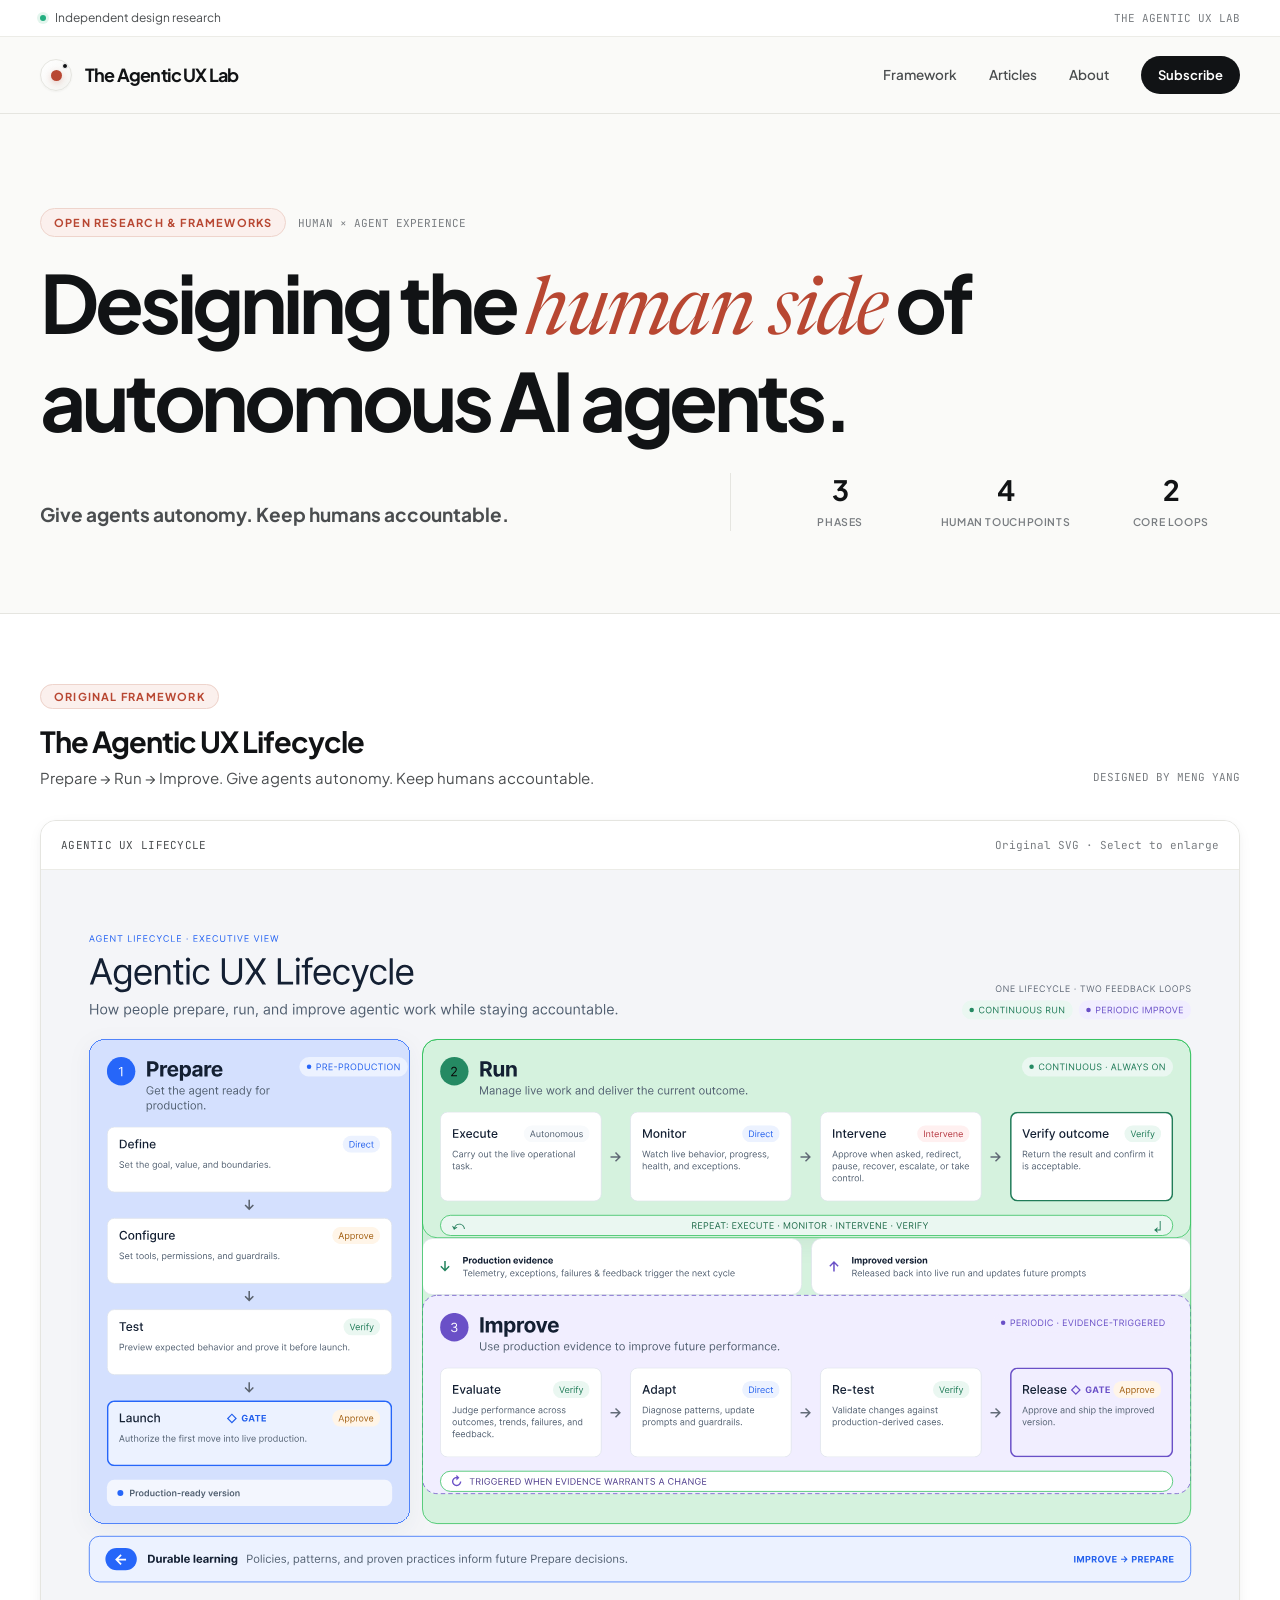
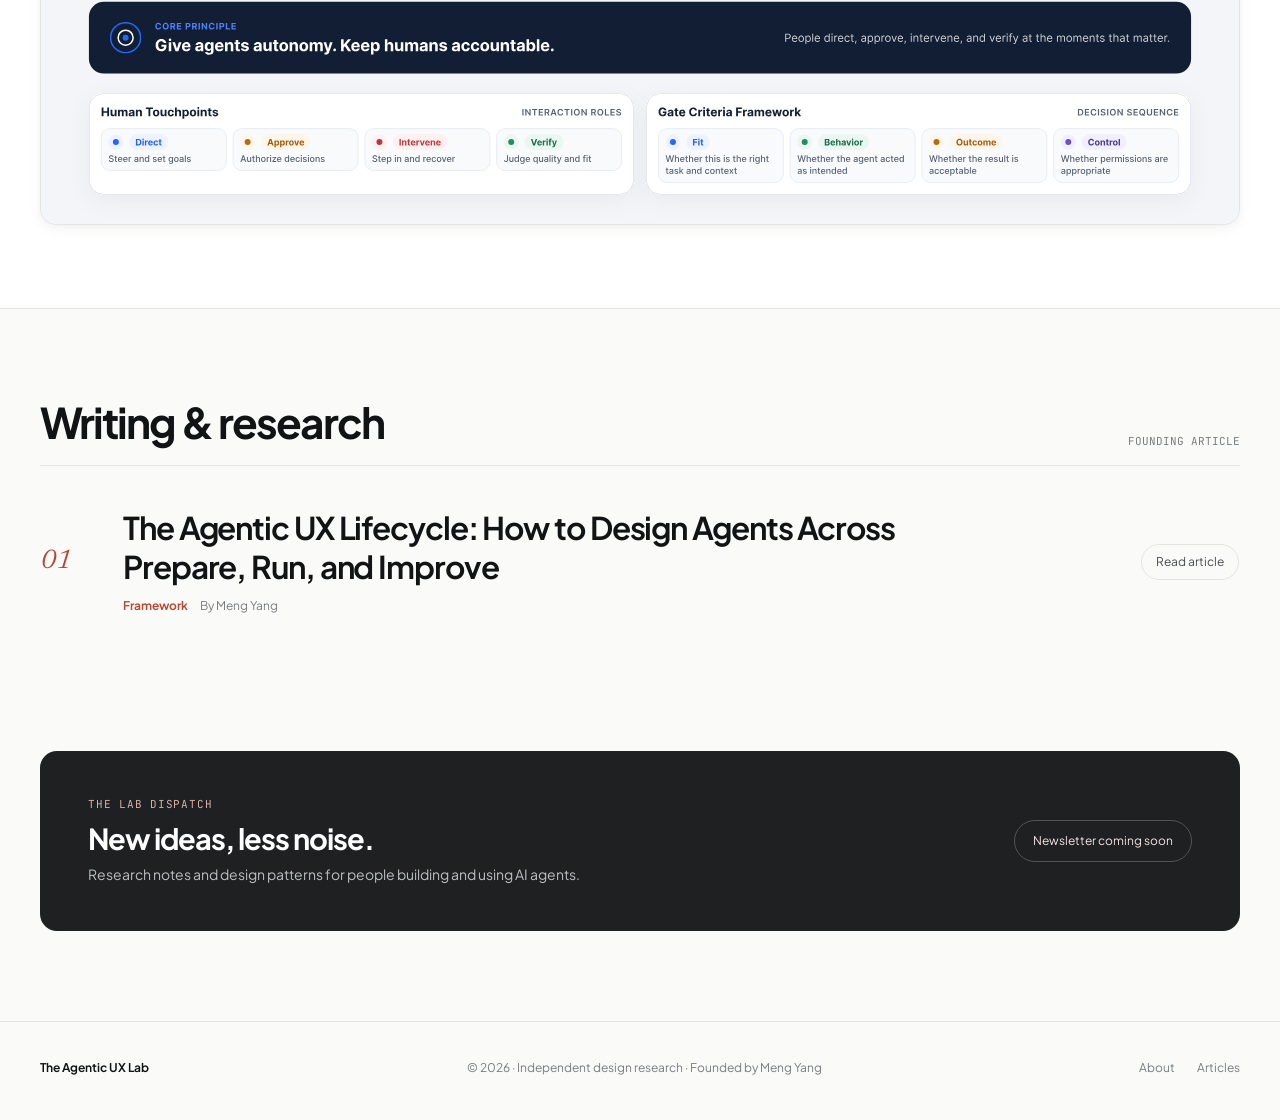
<file: index.html>
<!doctype html><html lang="en"><head><meta charset="utf-8"><meta name="viewport" content="width=device-width,initial-scale=1"><meta name="description" content="Give agents autonomy. Keep humans accountable. Independent Agentic UX research by Meng Yang."><meta name="theme-color" content="#FAFAF8"><link rel="icon" type="image/svg+xml" href="assets/images/favicon.svg"><link rel="preconnect" href="https://fonts.googleapis.com"><link rel="preconnect" href="https://fonts.gstatic.com" crossorigin><link href="https://fonts.googleapis.com/css2?family=Plus+Jakarta+Sans:wght@400;500;600;700&family=Newsreader:ital,opsz,wght@0,6..72,400;1,6..72,400&family=JetBrains+Mono:wght@400;500&display=swap" rel="stylesheet"><link rel="stylesheet" href="assets/css/design-tokens.css"><link rel="stylesheet" href="assets/css/site.css"><title>The Agentic UX Lab — Designing the Human Side of AI Agents</title></head><body id="top"><a class="skip-link" href="#main">Skip to content</a><div class="utility"><div class="wrap utility-inner"><div class="status"><span class="status-dot" aria-hidden="true"></span>Independent design research</div><span class="utility-right">THE AGENTIC UX LAB</span></div></div>
<header class="site-header"><div class="wrap nav"><a class="brand" href="index.html" aria-label="The Agentic UX Lab home"><span class="brandmark" aria-hidden="true"></span><span>The Agentic UX Lab</span></a><button type="button" class="mobile-toggle" aria-controls="navlinks" aria-expanded="false" id="menu-toggle">Menu</button><nav id="navlinks" class="navlinks" aria-label="Main navigation"><a href="framework/index.html">Framework</a><a href="articles/index.html">Articles</a><a href="about/index.html">About</a><a href="index.html#dispatch" class="nav-cta">Subscribe</a></nav></div></header><main id="main">
<section aria-labelledby="hero-title" class="wrap hero"><div class="eyebrow-row"><span class="eyebrow">Open research &amp; frameworks</span><span class="hero-kicker">HUMAN × AGENT EXPERIENCE</span></div>
<h1 id="hero-title">Designing the <em>human side</em> of autonomous AI agents.</h1>
<div class="hero-bottom"><p class="hero-subtitle"><strong>Give agents autonomy. Keep humans accountable.</strong></p>
<div aria-label="Framework at a glance" class="hero-metrics"><div class="metric"><strong>3</strong><span>Phases</span></div><div class="metric"><strong>4</strong><span>Human touchpoints</span></div><div class="metric"><strong>2</strong><span>Core loops</span></div></div></div></section>
<section aria-labelledby="framework-heading" class="framework-section" id="framework"><div class="wrap"><div class="section-header"><div><span class="eyebrow">Original framework</span><h2 id="framework-heading">The Agentic UX Lifecycle</h2><p>Prepare → Run → Improve. Give agents autonomy. Keep humans accountable.</p></div><span class="phase-note">DESIGNED BY MENG YANG</span></div>
<div class="diagram-shell"><div class="diagram-toolbar"><span class="diagram-label">AGENTIC UX LIFECYCLE</span><small>Original SVG · Select to enlarge</small></div>
<div aria-label="Original lifecycle diagram; horizontally scrollable on narrow screens" class="diagram-viewport" role="region" tabindex="0"><img alt="Original Agentic UX Lifecycle visual with Prepare, continuous Run, periodic Improve and related human touchpoints" aria-label="Enlarge original Agentic UX Lifecycle SVG" class="original-svg" decoding="async" height="1275" id="original-diagram" loading="lazy" role="button" src="assets/images/agentic-ux-lifecycle.svg" tabindex="0" title="Select to enlarge original framework" width="1600"/></div></div>
<p class="mobile-swipe">Swipe horizontally to explore the full diagram.</p></div></section>
<section aria-labelledby="writing-heading" class="wrap writing" id="writing"><div class="writing-head"><h2 id="writing-heading">Writing &amp; research</h2><span class="section-index">FOUNDING ARTICLE</span></div>
<a class="article-item" href="articles/agentic-ux-lifecycle/index.html"><span class="article-num">01</span><div><h3>The Agentic UX Lifecycle: How to Design Agents Across Prepare, Run, and Improve</h3><div class="article-meta"><span class="article-type">Framework</span><span>By Meng Yang</span></div></div><span class="article-trailing">Read article</span></a></section>
<section aria-labelledby="dispatch-heading" class="wrap"><div class="dispatch" id="dispatch"><div><div class="tiny">The Lab Dispatch</div><h2 id="dispatch-heading">New ideas, less noise.</h2><p>Research notes and design patterns for people building and using AI agents.</p></div><span class="dispatch-state">Newsletter coming soon</span></div></section>

</main><dialog aria-label="Full-size original Agentic UX Lifecycle" id="diagram-dialog"><div class="modal-head"><strong>The Agentic UX Lifecycle · Original SVG</strong><button class="modal-close" id="close-diagram" type="button">Close</button></div><div class="modal-scroll"><img alt="Original Agentic UX Lifecycle SVG shown in an enlarged viewer" id="large-diagram" src="assets/images/agentic-ux-lifecycle.svg"/></div></dialog><footer class="footer"><div class="wrap footer-inner"><div class="footer-brand">The Agentic UX Lab</div><span>© 2026 · Independent design research · Founded by Meng Yang</span><div class="footer-links"><a href="about/index.html">About</a><a href="articles/index.html">Articles</a></div></div></footer><script src="assets/js/site.js" defer></script></body></html>
</file>
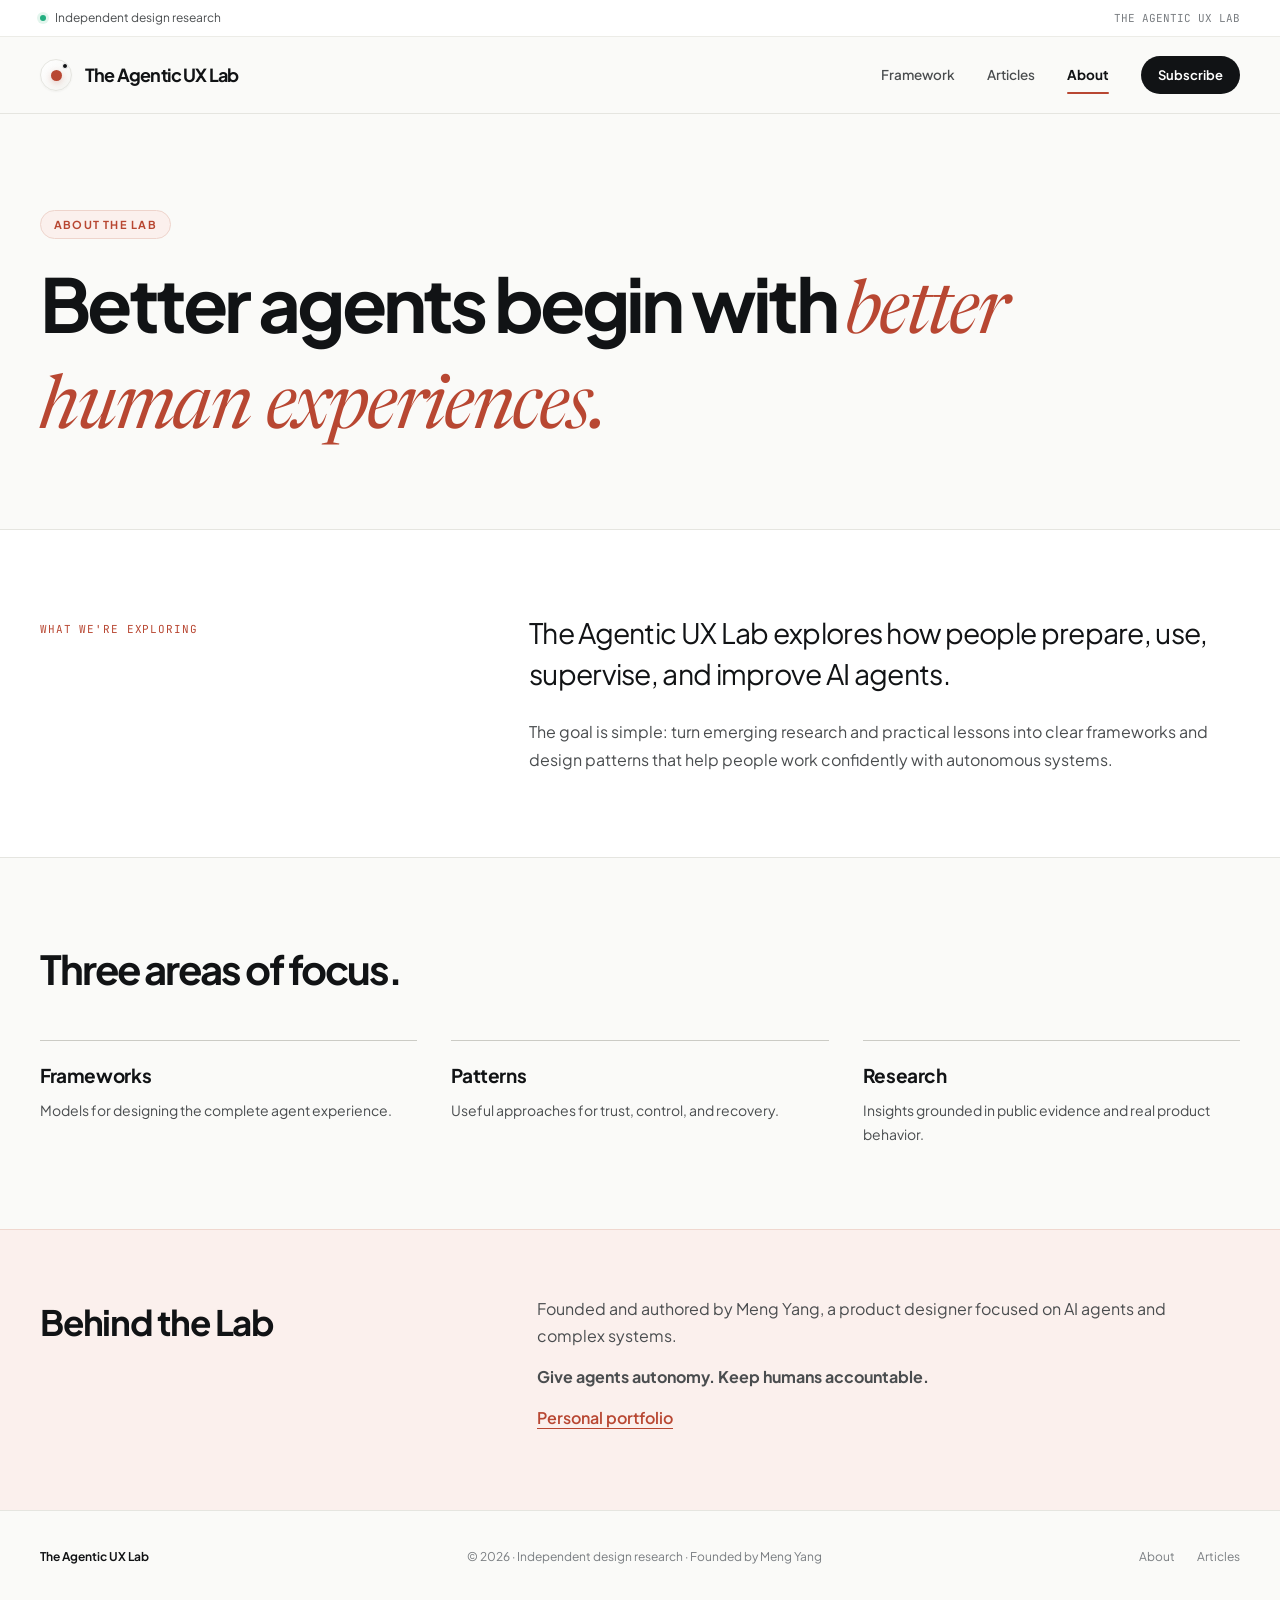
<file: about/index.html>
<!doctype html><html lang="en"><head><meta charset="utf-8"><meta name="viewport" content="width=device-width,initial-scale=1"><meta name="description" content="About The Agentic UX Lab, an independent design research publication founded by Meng Yang."><meta name="theme-color" content="#FAFAF8"><link rel="icon" type="image/svg+xml" href="../assets/images/favicon.svg"><link rel="preconnect" href="https://fonts.googleapis.com"><link rel="preconnect" href="https://fonts.gstatic.com" crossorigin><link href="https://fonts.googleapis.com/css2?family=Plus+Jakarta+Sans:wght@400;500;600;700&family=Newsreader:ital,opsz,wght@0,6..72,400;1,6..72,400&family=JetBrains+Mono:wght@400;500&display=swap" rel="stylesheet"><link rel="stylesheet" href="../assets/css/design-tokens.css"><link rel="stylesheet" href="../assets/css/site.css"><title>About — The Agentic UX Lab</title></head><body id="top"><a class="skip-link" href="#main">Skip to content</a><div class="utility"><div class="wrap utility-inner"><div class="status"><span class="status-dot" aria-hidden="true"></span>Independent design research</div><span class="utility-right">THE AGENTIC UX LAB</span></div></div>
<header class="site-header"><div class="wrap nav"><a class="brand" href="../index.html" aria-label="The Agentic UX Lab home"><span class="brandmark" aria-hidden="true"></span><span>The Agentic UX Lab</span></a><button type="button" class="mobile-toggle" aria-controls="navlinks" aria-expanded="false" id="menu-toggle">Menu</button><nav id="navlinks" class="navlinks" aria-label="Main navigation"><a href="../framework/index.html">Framework</a><a href="../articles/index.html">Articles</a><a href="../about/index.html" aria-current="page">About</a><a href="../index.html#dispatch" class="nav-cta">Subscribe</a></nav></div></header><main id="main">
<section class="wrap about-hero"><div class="eyebrow-row"><span class="eyebrow">About the Lab</span></div><h1>Better agents begin with <em>better human experiences.</em></h1></section>
<section class="about-statement"><div class="wrap about-layout"><div class="about-label">What we're exploring</div><div><p class="about-intro">The Agentic UX Lab explores how people prepare, use, supervise, and improve AI agents.</p><p class="about-body">The goal is simple: turn emerging research and practical lessons into clear frameworks and design patterns that help people work confidently with autonomous systems.</p></div></div></section>
<section class="wrap about-values"><h2>Three areas of focus.</h2><div class="value-grid"><div class="value"><h3>Frameworks</h3><p>Models for designing the complete agent experience.</p></div><div class="value"><h3>Patterns</h3><p>Useful approaches for trust, control, and recovery.</p></div><div class="value"><h3>Research</h3><p>Insights grounded in public evidence and real product behavior.</p></div></div></section>
<section class="author-strip"><div class="wrap author-layout"><h2>Behind the Lab</h2><div><p>Founded and authored by Meng Yang, a product designer focused on AI agents and complex systems.</p><p><strong>Give agents autonomy. Keep humans accountable.</strong></p><p><a href="https://mengyang2015.github.io/ux/" rel="noopener noreferrer" target="_blank">Personal portfolio</a></p></div></div></section>
</main><footer class="footer"><div class="wrap footer-inner"><div class="footer-brand">The Agentic UX Lab</div><span>© 2026 · Independent design research · Founded by Meng Yang</span><div class="footer-links"><a href="../about/index.html">About</a><a href="../articles/index.html">Articles</a></div></div></footer><script src="../assets/js/site.js" defer></script></body></html>
</file>
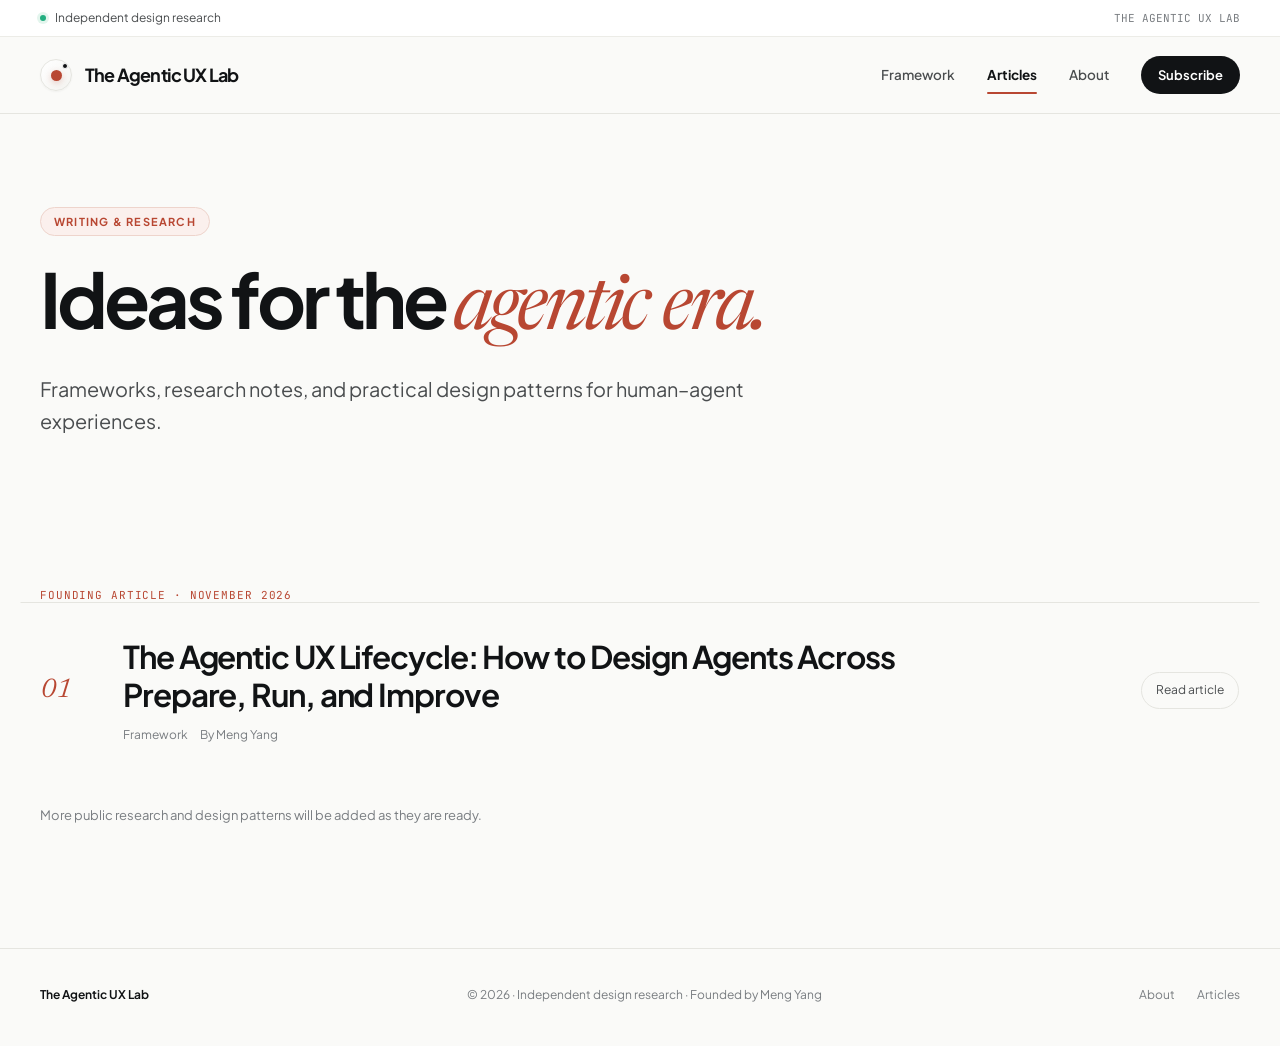
<file: articles/index.html>
<!doctype html><html lang="en"><head><meta charset="utf-8"><meta name="viewport" content="width=device-width,initial-scale=1"><meta name="description" content="Articles and research from The Agentic UX Lab."><meta name="theme-color" content="#FAFAF8"><link rel="icon" type="image/svg+xml" href="../assets/images/favicon.svg"><link rel="preconnect" href="https://fonts.googleapis.com"><link rel="preconnect" href="https://fonts.gstatic.com" crossorigin><link href="https://fonts.googleapis.com/css2?family=Plus+Jakarta+Sans:wght@400;500;600;700&family=Newsreader:ital,opsz,wght@0,6..72,400;1,6..72,400&family=JetBrains+Mono:wght@400;500&display=swap" rel="stylesheet"><link rel="stylesheet" href="../assets/css/design-tokens.css"><link rel="stylesheet" href="../assets/css/site.css"><title>Articles — The Agentic UX Lab</title></head><body id="top"><a class="skip-link" href="#main">Skip to content</a><div class="utility"><div class="wrap utility-inner"><div class="status"><span class="status-dot" aria-hidden="true"></span>Independent design research</div><span class="utility-right">THE AGENTIC UX LAB</span></div></div>
<header class="site-header"><div class="wrap nav"><a class="brand" href="../index.html" aria-label="The Agentic UX Lab home"><span class="brandmark" aria-hidden="true"></span><span>The Agentic UX Lab</span></a><button type="button" class="mobile-toggle" aria-controls="navlinks" aria-expanded="false" id="menu-toggle">Menu</button><nav id="navlinks" class="navlinks" aria-label="Main navigation"><a href="../framework/index.html">Framework</a><a href="../articles/index.html" aria-current="page">Articles</a><a href="../about/index.html">About</a><a href="../index.html#dispatch" class="nav-cta">Subscribe</a></nav></div></header><main id="main"><section class="wrap page-hero"><span class="eyebrow">Writing & research</span><h1>Ideas for the <em>agentic era.</em></h1><p class="lede">Frameworks, research notes, and practical design patterns for human–agent experiences.</p></section>
<section class="wrap writing-landing"><div class="overline">Founding article · November 2026</div><a class="article-item" href="agentic-ux-lifecycle/index.html"><span class="article-num">01</span><div><h3>The Agentic UX Lifecycle: How to Design Agents Across Prepare, Run, and Improve</h3><div class="article-meta"><span>Framework</span><span>By Meng Yang</span></div></div><span class="article-trailing">Read article</span></a><p class="text-muted" style="margin-top:25px;font-size:13px">More public research and design patterns will be added as they are ready.</p></section></main><footer class="footer"><div class="wrap footer-inner"><div class="footer-brand">The Agentic UX Lab</div><span>© 2026 · Independent design research · Founded by Meng Yang</span><div class="footer-links"><a href="../about/index.html">About</a><a href="../articles/index.html">Articles</a></div></div></footer><script src="../assets/js/site.js" defer></script></body></html>
</file>
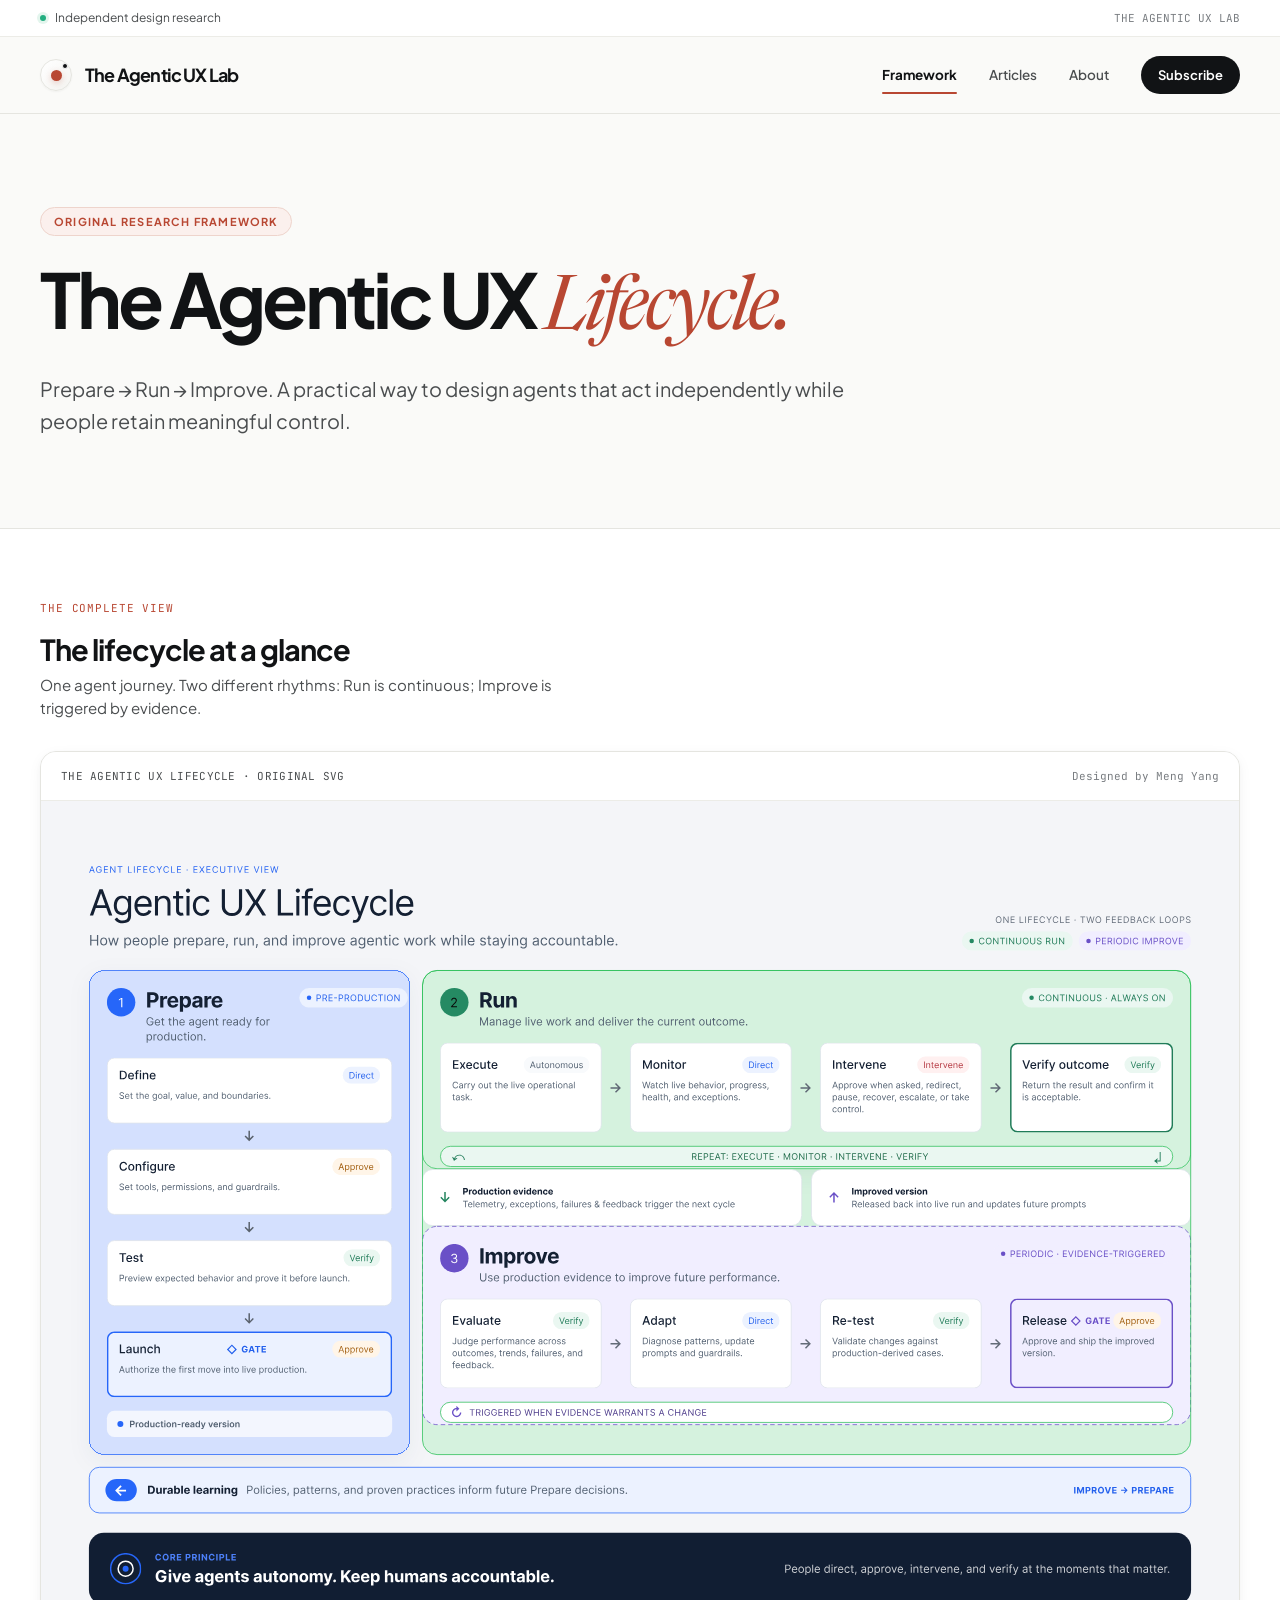
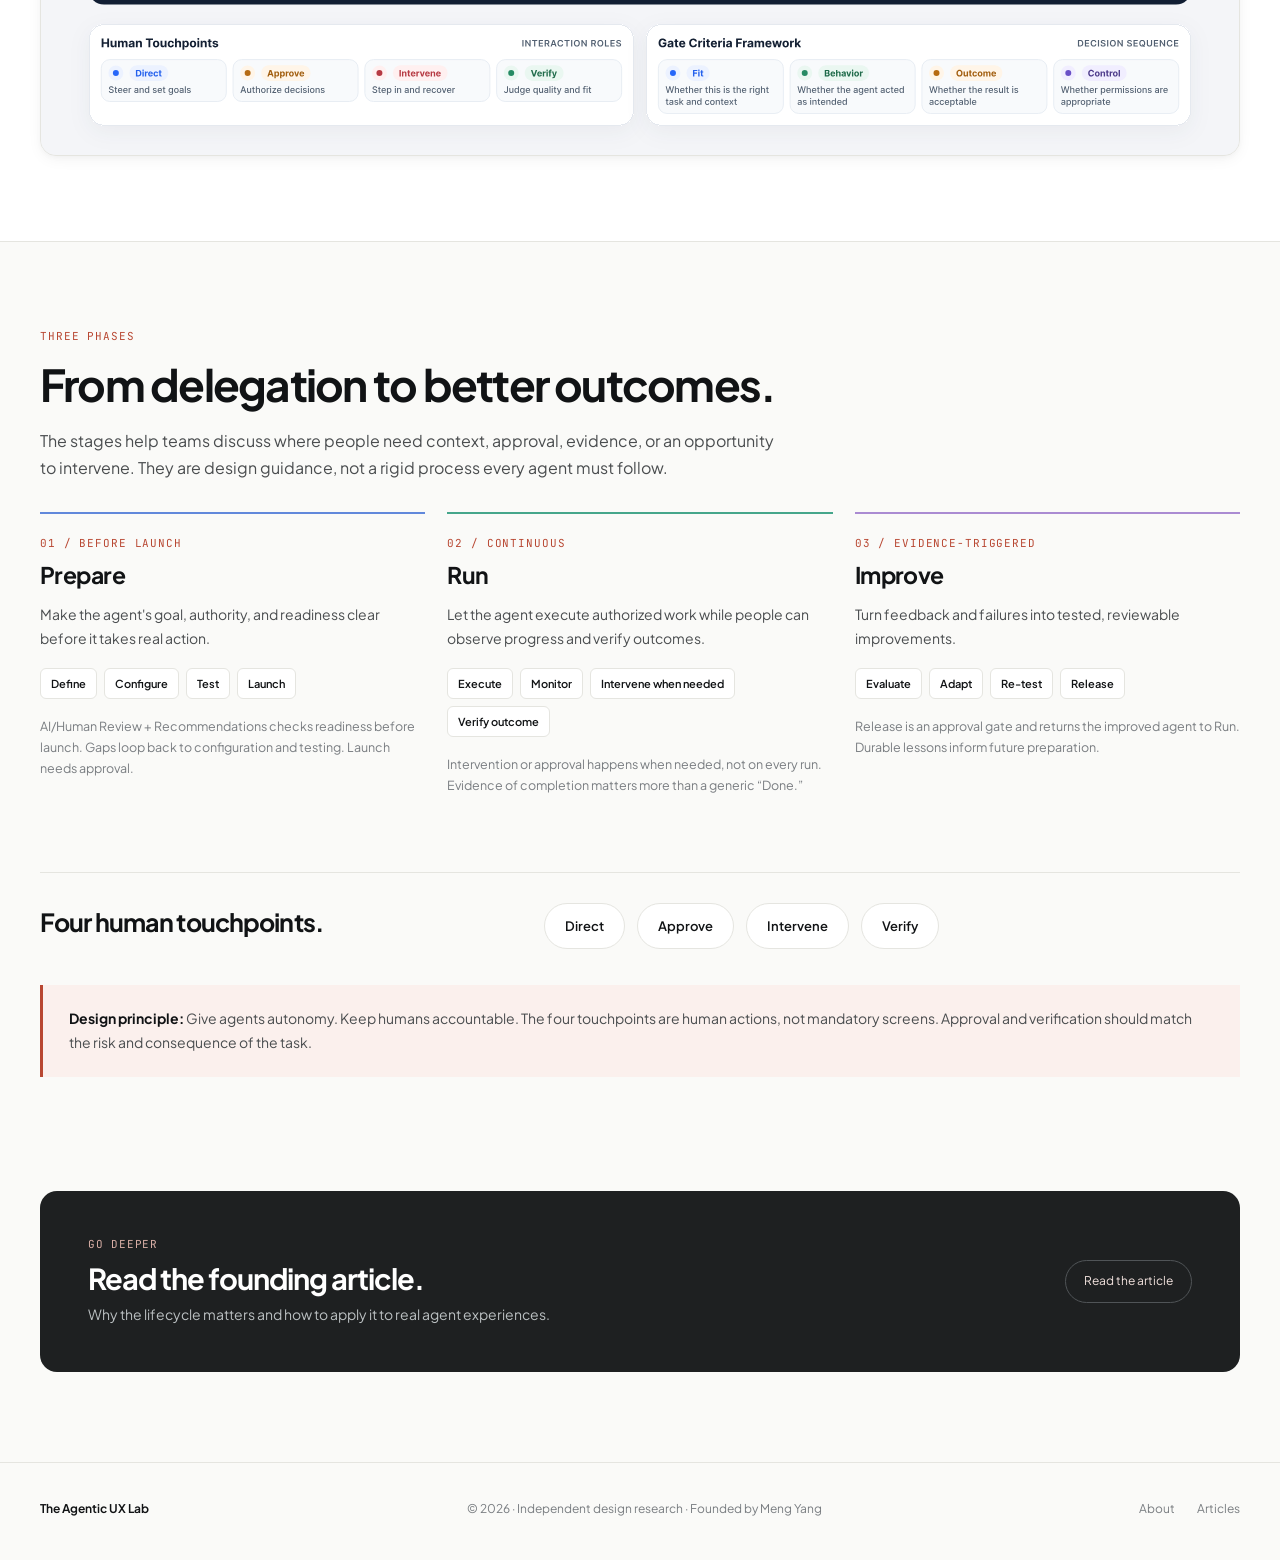
<file: framework/index.html>
<!doctype html><html lang="en"><head><meta charset="utf-8"><meta name="viewport" content="width=device-width,initial-scale=1"><meta name="description" content="Explore the original Prepare, Run, Improve Agentic UX Lifecycle by Meng Yang."><meta name="theme-color" content="#FAFAF8"><link rel="icon" type="image/svg+xml" href="../assets/images/favicon.svg"><link rel="preconnect" href="https://fonts.googleapis.com"><link rel="preconnect" href="https://fonts.gstatic.com" crossorigin><link href="https://fonts.googleapis.com/css2?family=Plus+Jakarta+Sans:wght@400;500;600;700&family=Newsreader:ital,opsz,wght@0,6..72,400;1,6..72,400&family=JetBrains+Mono:wght@400;500&display=swap" rel="stylesheet"><link rel="stylesheet" href="../assets/css/design-tokens.css"><link rel="stylesheet" href="../assets/css/site.css"><title>The Agentic UX Lifecycle — The Agentic UX Lab</title></head><body id="top"><a class="skip-link" href="#main">Skip to content</a><div class="utility"><div class="wrap utility-inner"><div class="status"><span class="status-dot" aria-hidden="true"></span>Independent design research</div><span class="utility-right">THE AGENTIC UX LAB</span></div></div>
<header class="site-header"><div class="wrap nav"><a class="brand" href="../index.html" aria-label="The Agentic UX Lab home"><span class="brandmark" aria-hidden="true"></span><span>The Agentic UX Lab</span></a><button type="button" class="mobile-toggle" aria-controls="navlinks" aria-expanded="false" id="menu-toggle">Menu</button><nav id="navlinks" class="navlinks" aria-label="Main navigation"><a href="../framework/index.html" aria-current="page">Framework</a><a href="../articles/index.html">Articles</a><a href="../about/index.html">About</a><a href="../index.html#dispatch" class="nav-cta">Subscribe</a></nav></div></header><main id="main">
<section class="wrap page-hero"><span class="eyebrow">Original research framework</span><h1>The Agentic UX <em>Lifecycle.</em></h1><p class="lede">Prepare → Run → Improve. A practical way to design agents that act independently while people retain meaningful control.</p></section>
<section class="content-panel" id="visual"><div class="wrap"><div class="section-header"><div><div class="overline">The complete view</div><h2>The lifecycle at a glance</h2><p>One agent journey. Two different rhythms: Run is continuous; Improve is triggered by evidence.</p></div></div><div class="diagram-shell"><div class="diagram-toolbar"><span class="diagram-label">THE AGENTIC UX LIFECYCLE · ORIGINAL SVG</span><small>Designed by Meng Yang</small></div><div class="diagram-viewport"><img class="original-svg" id="original-diagram" src="../assets/images/agentic-ux-lifecycle.svg" alt="Agentic UX Lifecycle, with Prepare, continuous Run, periodic Improve, and human touchpoints" tabindex="0" role="button" aria-label="Enlarge the original lifecycle diagram"></div></div><div class="mobile-swipe">Swipe horizontally to explore the diagram</div></div></section>
<section class="wrap framework-guide" id="stages"><span class="overline">Three phases</span><h2 class="section-heading">From delegation to better outcomes.</h2><p class="content-intro">The stages help teams discuss where people need context, approval, evidence, or an opportunity to intervene. They are design guidance, not a rigid process every agent must follow.</p>
<div class="phase-grid">
<div class="phase-guide"><div class="overline">01 / Before launch</div><h3>Prepare</h3><p>Make the agent's goal, authority, and readiness clear before it takes real action.</p><ul class="stage-sequence"><li>Define</li><li>Configure</li><li>Test</li><li>Launch</li></ul><p class="phase-detail">AI/Human Review + Recommendations checks readiness before launch. Gaps loop back to configuration and testing. Launch needs approval.</p></div>
<div class="phase-guide"><div class="overline">02 / Continuous</div><h3>Run</h3><p>Let the agent execute authorized work while people can observe progress and verify outcomes.</p><ul class="stage-sequence"><li>Execute</li><li>Monitor</li><li>Intervene when needed</li><li>Verify outcome</li></ul><p class="phase-detail">Intervention or approval happens when needed, not on every run. Evidence of completion matters more than a generic “Done.”</p></div>
<div class="phase-guide"><div class="overline">03 / Evidence-triggered</div><h3>Improve</h3><p>Turn feedback and failures into tested, reviewable improvements.</p><ul class="stage-sequence"><li>Evaluate</li><li>Adapt</li><li>Re-test</li><li>Release</li></ul><p class="phase-detail">Release is an approval gate and returns the improved agent to Run. Durable lessons inform future preparation.</p></div>
</div>
<div class="touchpoint-bar"><h3>Four human touchpoints.</h3><ul class="touchpoint-list"><li>Direct</li><li>Approve</li><li>Intervene</li><li>Verify</li></ul></div>
<div class="approval-note"><strong>Design principle:</strong> Give agents autonomy. Keep humans accountable. The four touchpoints are human actions, not mandatory screens. Approval and verification should match the risk and consequence of the task.</div>
</section>
<section class="wrap"><div class="dispatch"><div><div class="tiny">Go deeper</div><h2>Read the founding article.</h2><p>Why the lifecycle matters and how to apply it to real agent experiences.</p></div><a class="dispatch-state" href="../articles/agentic-ux-lifecycle/index.html">Read the article</a></div></section>
</main>
<dialog id="diagram-dialog" aria-label="Full size Agentic UX Lifecycle"><div class="modal-head"><strong>The Agentic UX Lifecycle · Original SVG</strong><button type="button" class="modal-close" id="close-diagram">Close</button></div><div class="modal-scroll"><img id="large-diagram" src="../assets/images/agentic-ux-lifecycle.svg" alt="Agentic UX Lifecycle enlarged"></div></dialog><footer class="footer"><div class="wrap footer-inner"><div class="footer-brand">The Agentic UX Lab</div><span>© 2026 · Independent design research · Founded by Meng Yang</span><div class="footer-links"><a href="../about/index.html">About</a><a href="../articles/index.html">Articles</a></div></div></footer><script src="../assets/js/site.js" defer></script></body></html>
</file>
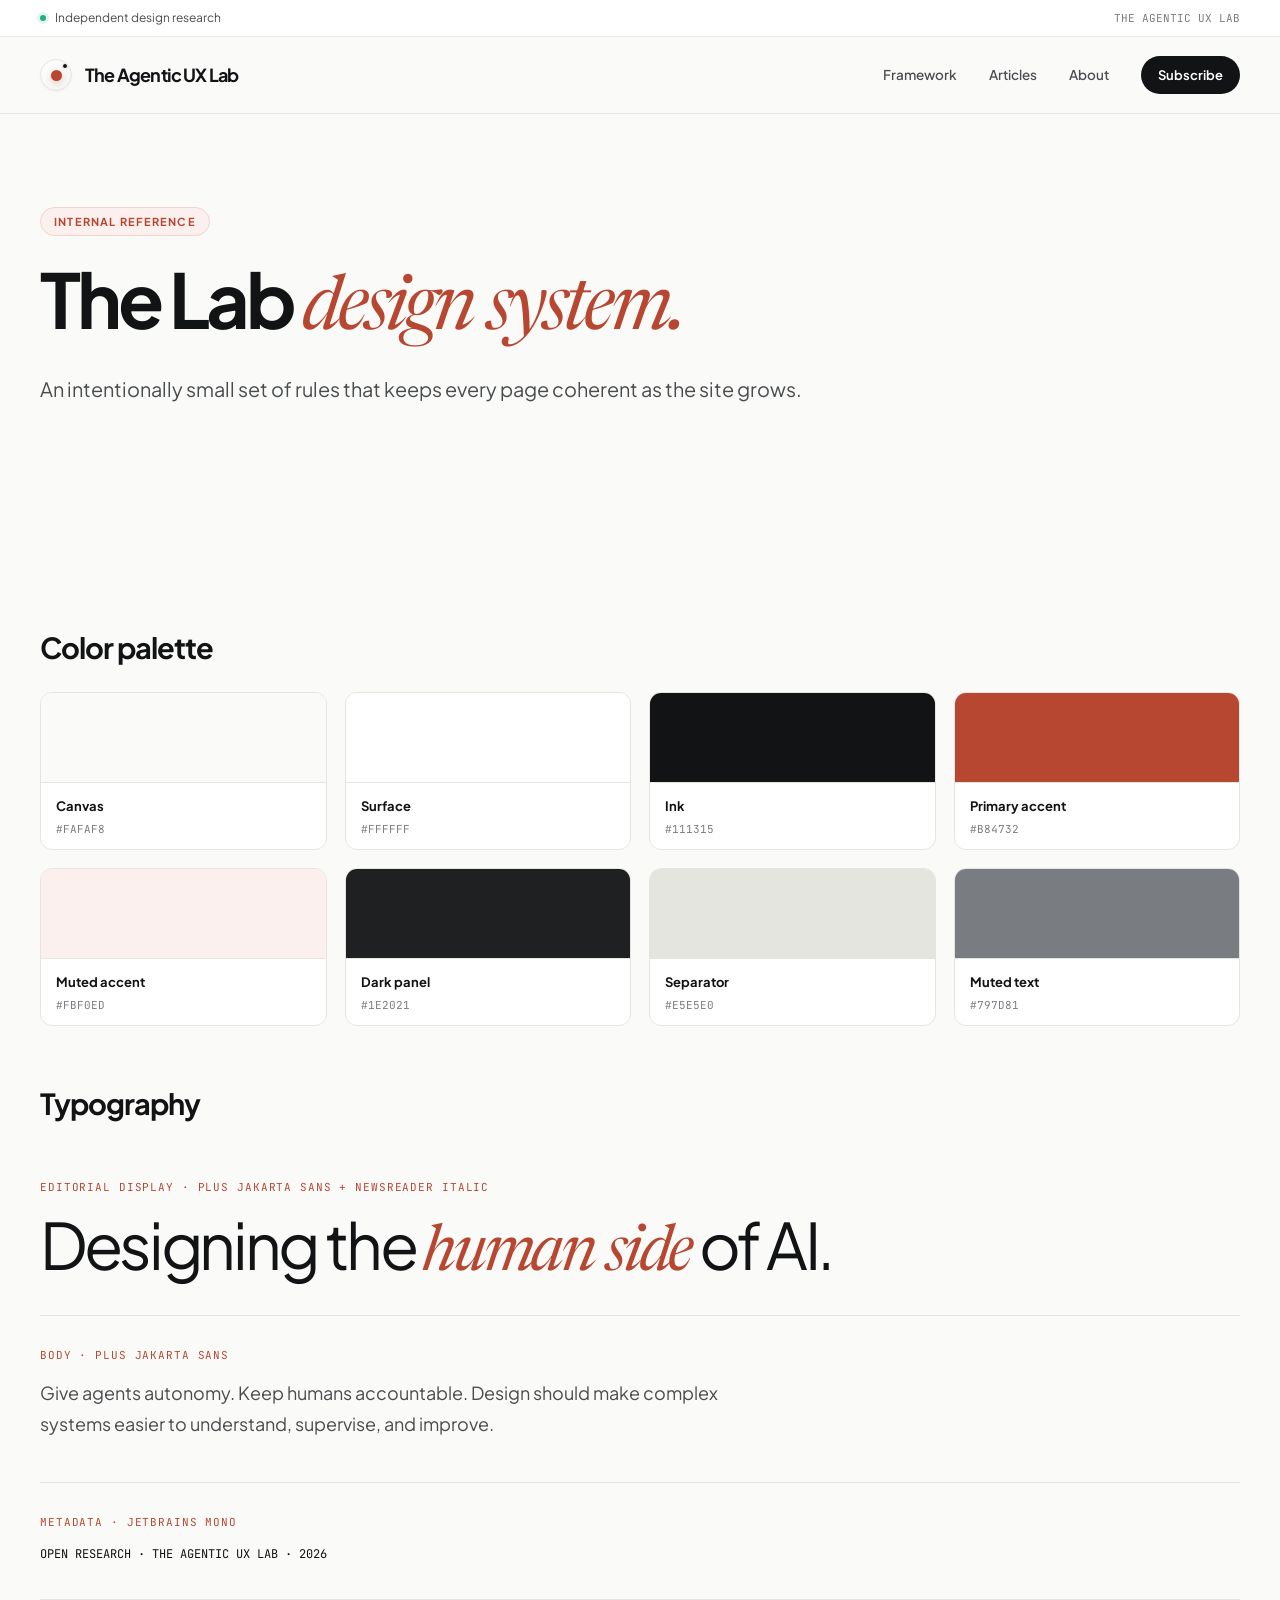
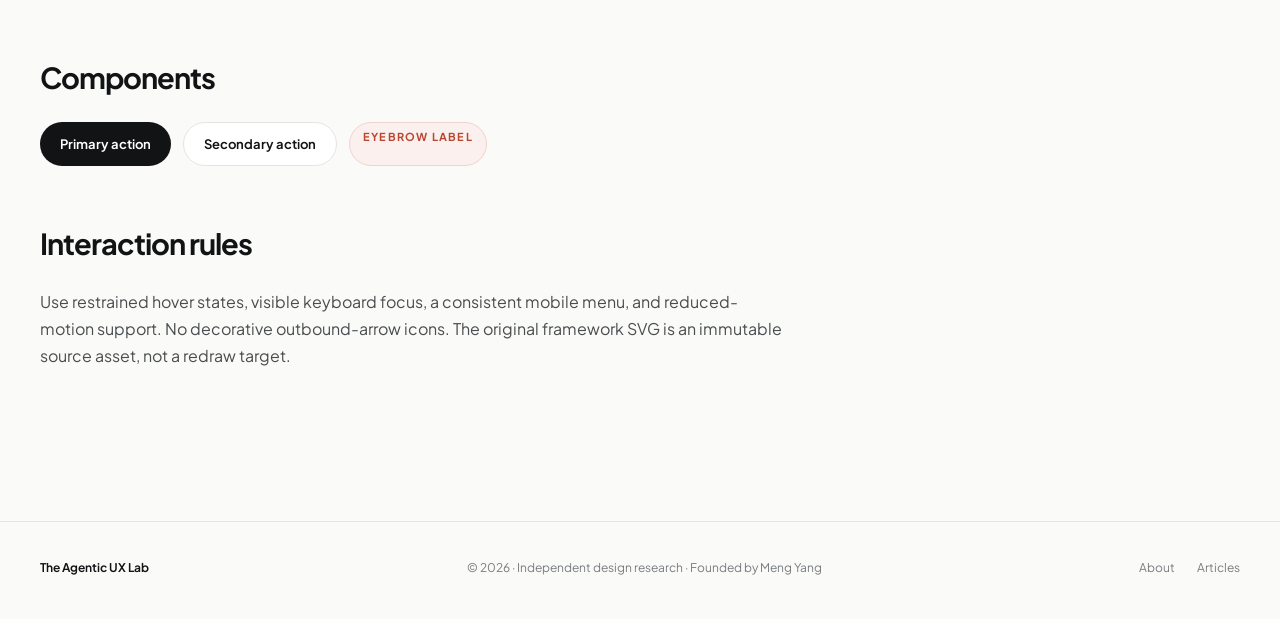
<file: styleguide/index.html>
<!doctype html><html lang="en"><head><meta charset="utf-8"><meta name="viewport" content="width=device-width,initial-scale=1"><meta name="description" content="Internal design system reference for The Agentic UX Lab."><meta name="theme-color" content="#FAFAF8"><link rel="icon" type="image/svg+xml" href="../assets/images/favicon.svg"><link rel="preconnect" href="https://fonts.googleapis.com"><link rel="preconnect" href="https://fonts.gstatic.com" crossorigin><link href="https://fonts.googleapis.com/css2?family=Plus+Jakarta+Sans:wght@400;500;600;700&family=Newsreader:ital,opsz,wght@0,6..72,400;1,6..72,400&family=JetBrains+Mono:wght@400;500&display=swap" rel="stylesheet"><link rel="stylesheet" href="../assets/css/design-tokens.css"><link rel="stylesheet" href="../assets/css/site.css"><title>Design system — The Agentic UX Lab</title></head><body id="top"><a class="skip-link" href="#main">Skip to content</a><div class="utility"><div class="wrap utility-inner"><div class="status"><span class="status-dot" aria-hidden="true"></span>Independent design research</div><span class="utility-right">THE AGENTIC UX LAB</span></div></div>
<header class="site-header"><div class="wrap nav"><a class="brand" href="../index.html" aria-label="The Agentic UX Lab home"><span class="brandmark" aria-hidden="true"></span><span>The Agentic UX Lab</span></a><button type="button" class="mobile-toggle" aria-controls="navlinks" aria-expanded="false" id="menu-toggle">Menu</button><nav id="navlinks" class="navlinks" aria-label="Main navigation"><a href="../framework/index.html">Framework</a><a href="../articles/index.html">Articles</a><a href="../about/index.html">About</a><a href="../index.html#dispatch" class="nav-cta">Subscribe</a></nav></div></header><main id="main"><section class="wrap page-hero"><span class="eyebrow">Internal reference</span><h1>The Lab <em>design system.</em></h1><p class="lede">An intentionally small set of rules that keeps every page coherent as the site grows.</p></section><section class="wrap styleguide"><h2>Color palette</h2><div class="token-grid"><div class="token-card"><div class="token-swatch" style="background:#FAFAF8"></div><div class="token-label">Canvas<span class="token-code">#FAFAF8</span></div></div><div class="token-card"><div class="token-swatch" style="background:#FFFFFF"></div><div class="token-label">Surface<span class="token-code">#FFFFFF</span></div></div><div class="token-card"><div class="token-swatch" style="background:#111315"></div><div class="token-label">Ink<span class="token-code">#111315</span></div></div><div class="token-card"><div class="token-swatch" style="background:#B84732"></div><div class="token-label">Primary accent<span class="token-code">#B84732</span></div></div><div class="token-card"><div class="token-swatch" style="background:#FBF0ED"></div><div class="token-label">Muted accent<span class="token-code">#FBF0ED</span></div></div><div class="token-card"><div class="token-swatch" style="background:#1E2021"></div><div class="token-label">Dark panel<span class="token-code">#1E2021</span></div></div><div class="token-card"><div class="token-swatch" style="background:#E5E5E0"></div><div class="token-label">Separator<span class="token-code">#E5E5E0</span></div></div><div class="token-card"><div class="token-swatch" style="background:#797D81"></div><div class="token-label">Muted text<span class="token-code">#797D81</span></div></div></div><h2>Typography</h2><div class="type-sample"><span class="overline">Editorial display · Plus Jakarta Sans + Newsreader italic</span><div style="font-size:clamp(34px,5vw,72px);letter-spacing:-.052em;line-height:1.08;margin-top:12px">Designing the <em style="font-family:var(--serif);color:var(--accent);font-weight:400">human side</em> of AI.</div></div><div class="type-sample"><span class="overline">Body · Plus Jakarta Sans</span><p style="max-width:710px;font-size:18px;color:var(--ink-secondary);line-height:1.7;margin-top:12px">Give agents autonomy. Keep humans accountable. Design should make complex systems easier to understand, supervise, and improve.</p></div><div class="type-sample"><span class="overline">Metadata · JetBrains Mono</span><p style="font:12px var(--mono);margin-top:13px">OPEN RESEARCH · THE AGENTIC UX LAB · 2026</p></div><h2>Components</h2><div style="display:flex;gap:12px;flex-wrap:wrap"><a class="btn-main" href="../framework/index.html">Primary action</a><a class="btn-outline" href="../about/index.html">Secondary action</a><span class="eyebrow">Eyebrow label</span></div><h2>Interaction rules</h2><div class="content-intro">Use restrained hover states, visible keyboard focus, a consistent mobile menu, and reduced-motion support. No decorative outbound-arrow icons. The original framework SVG is an immutable source asset, not a redraw target.</div></section></main><footer class="footer"><div class="wrap footer-inner"><div class="footer-brand">The Agentic UX Lab</div><span>© 2026 · Independent design research · Founded by Meng Yang</span><div class="footer-links"><a href="../about/index.html">About</a><a href="../articles/index.html">Articles</a></div></div></footer><script src="../assets/js/site.js" defer></script></body></html>
</file>
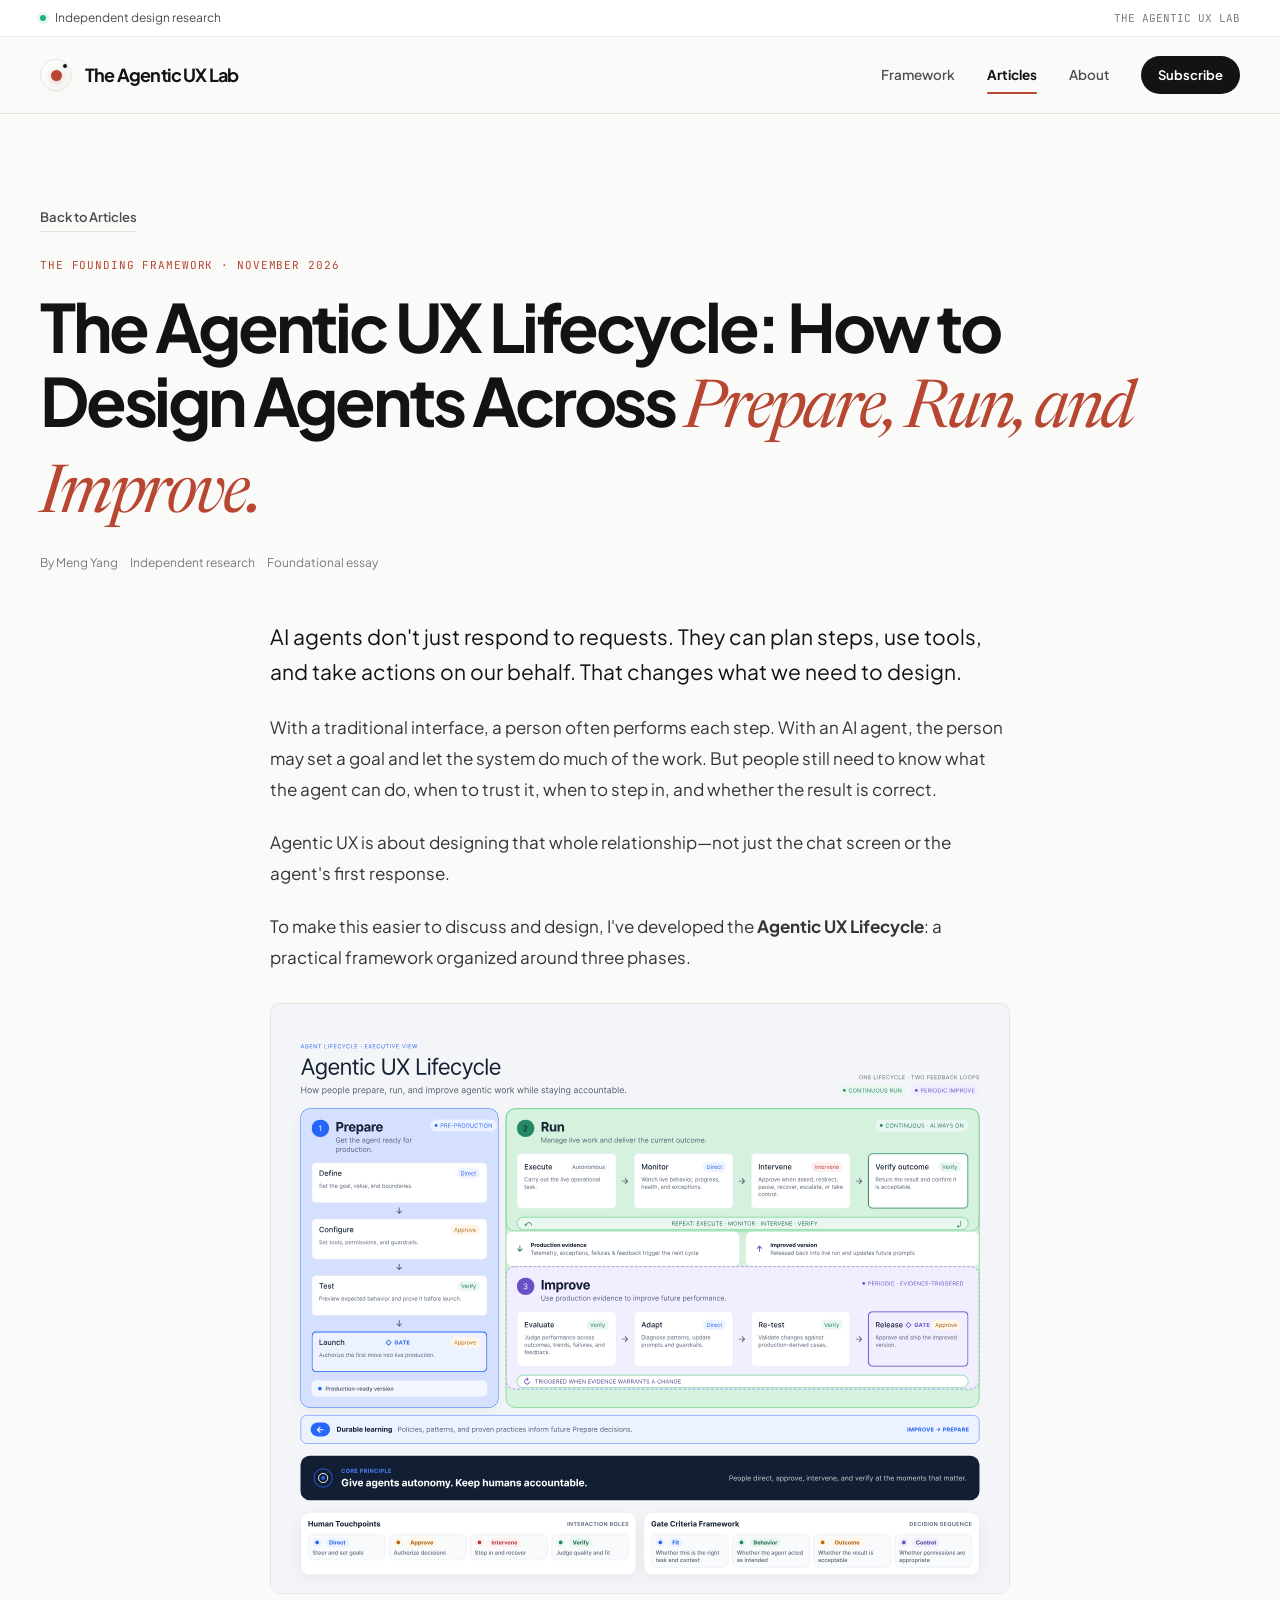
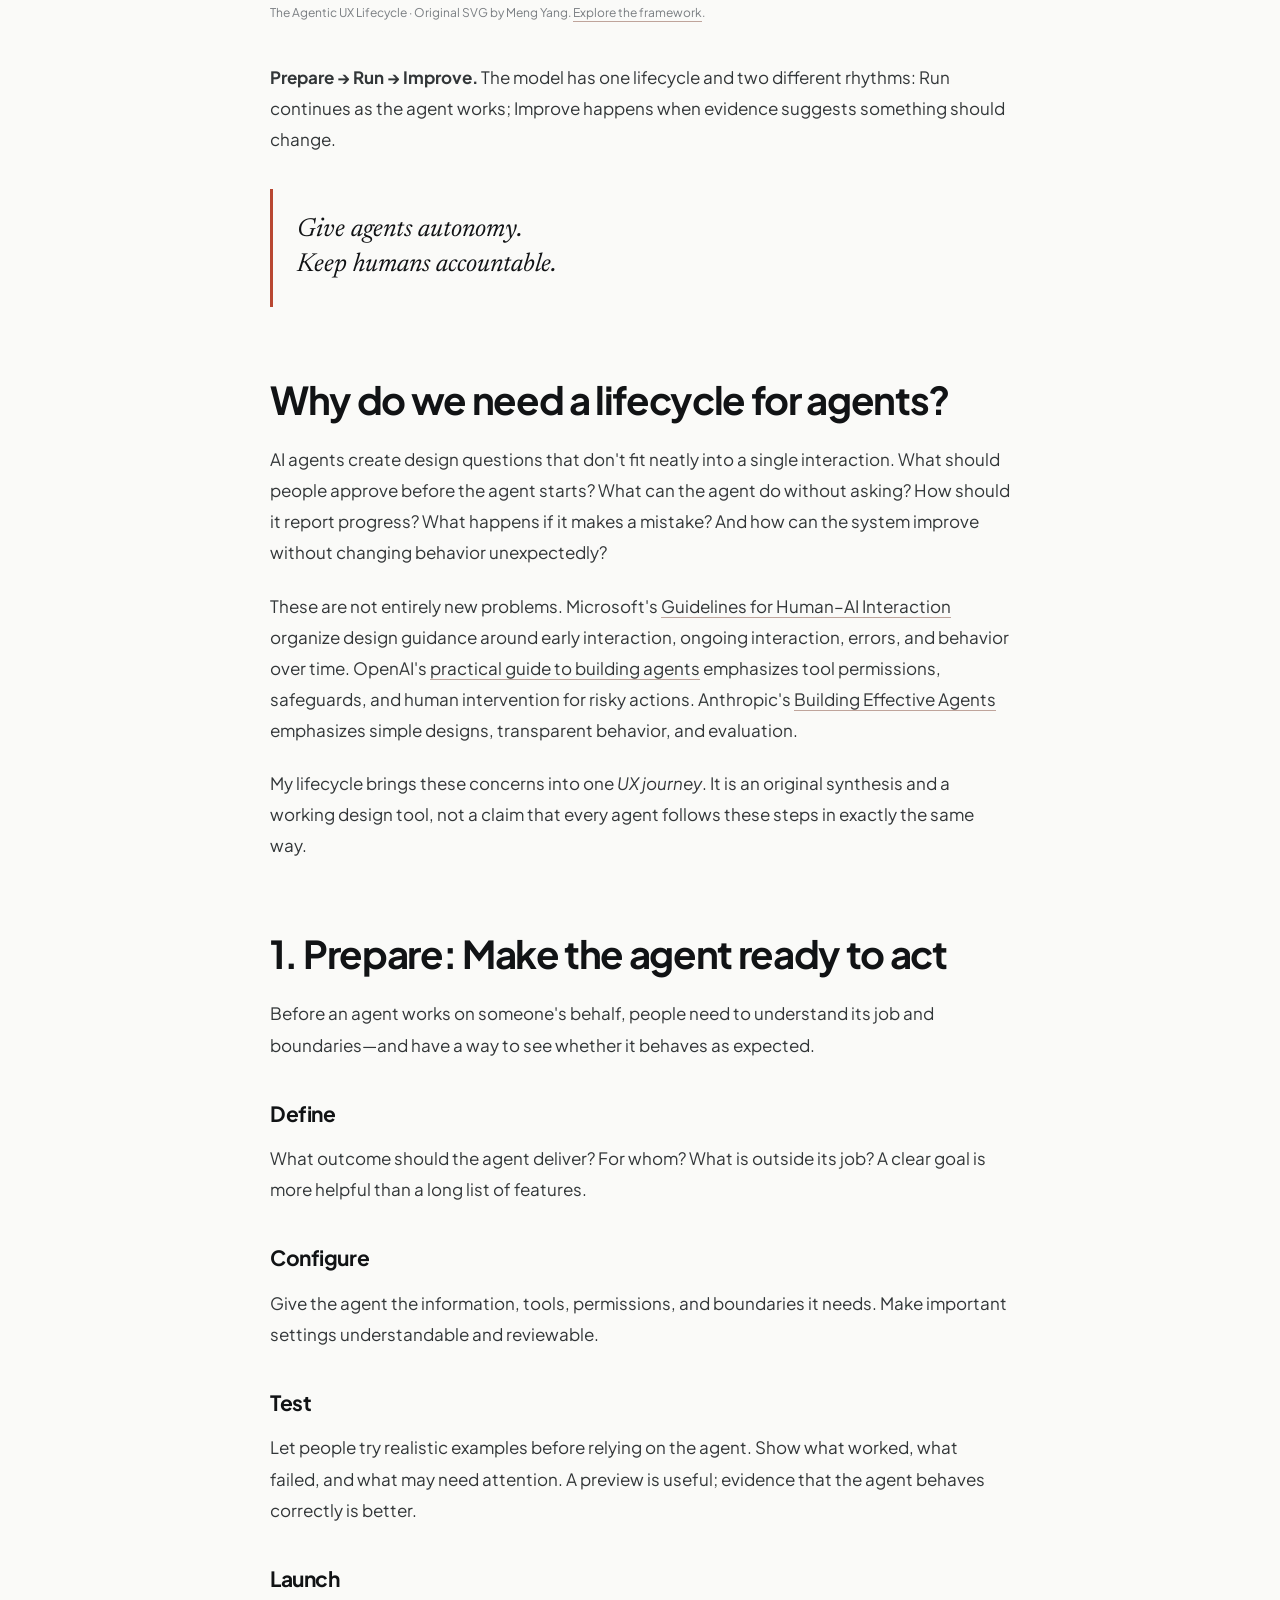
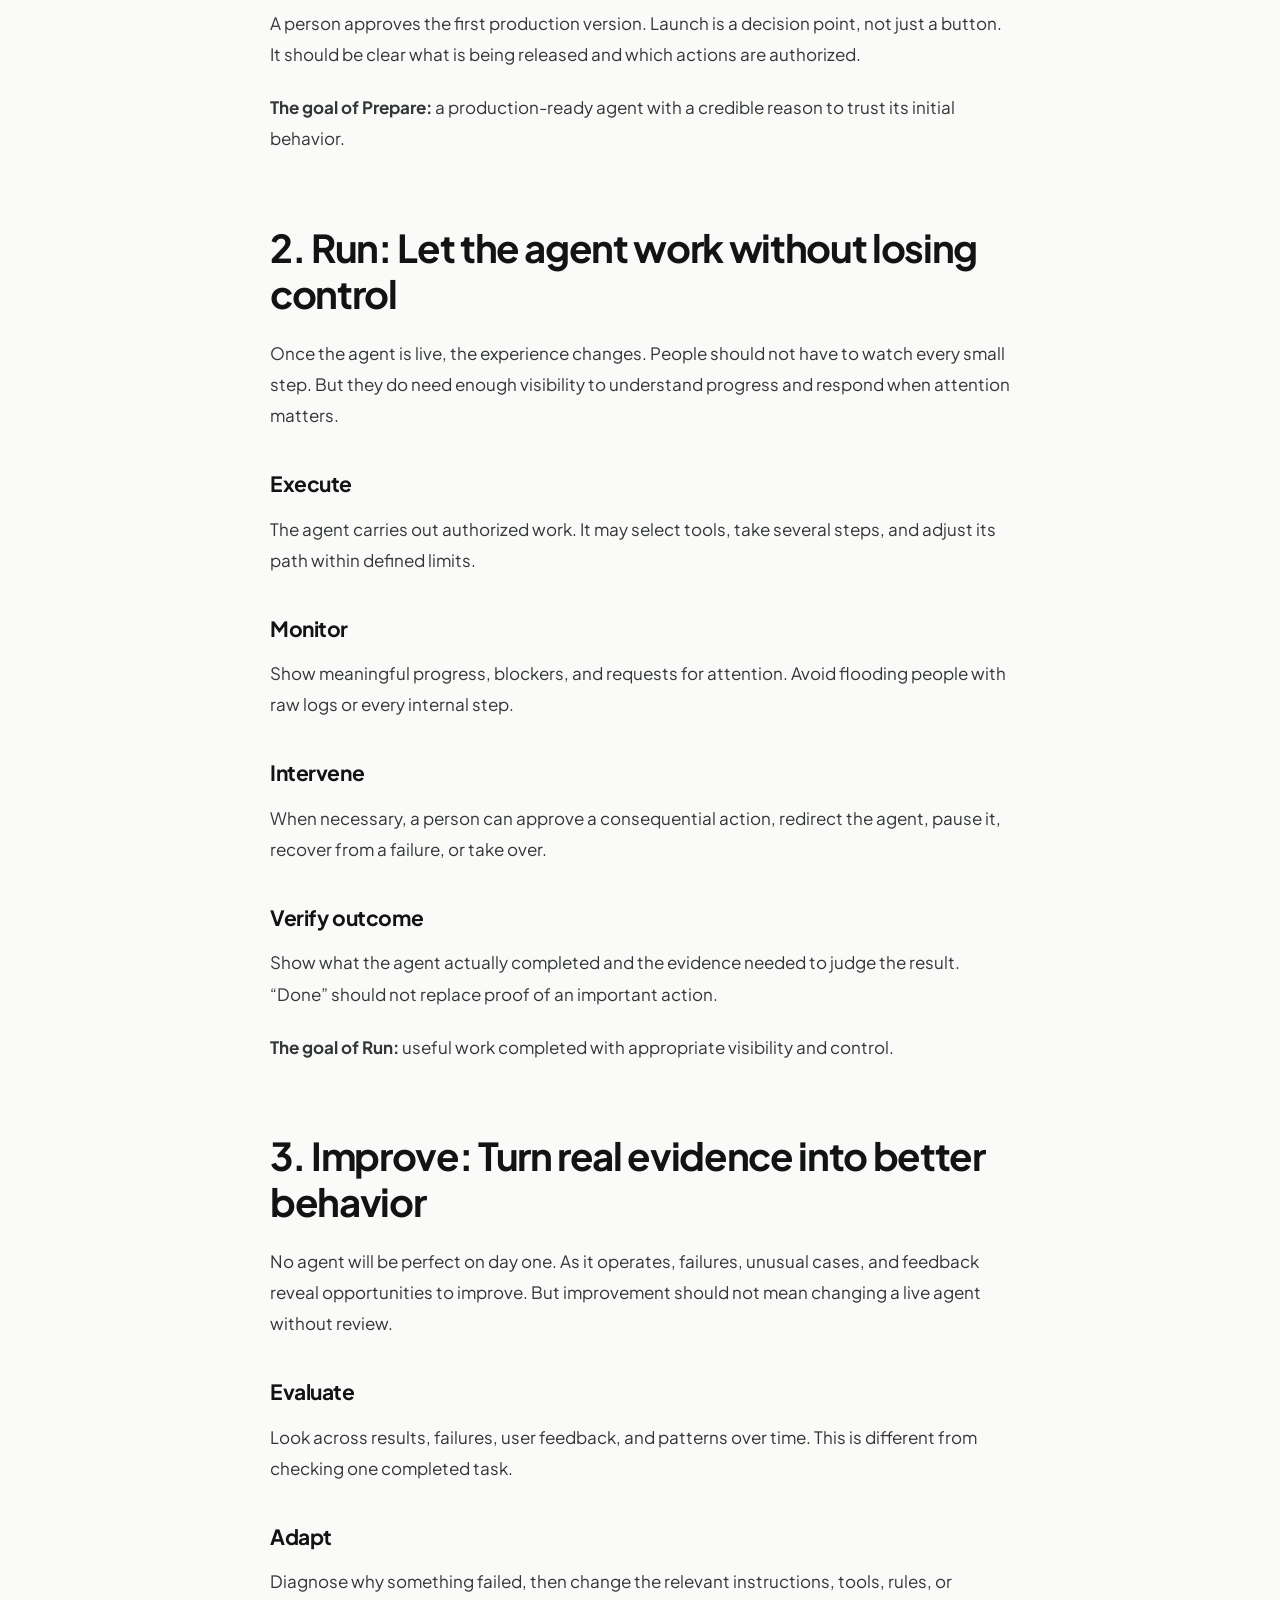
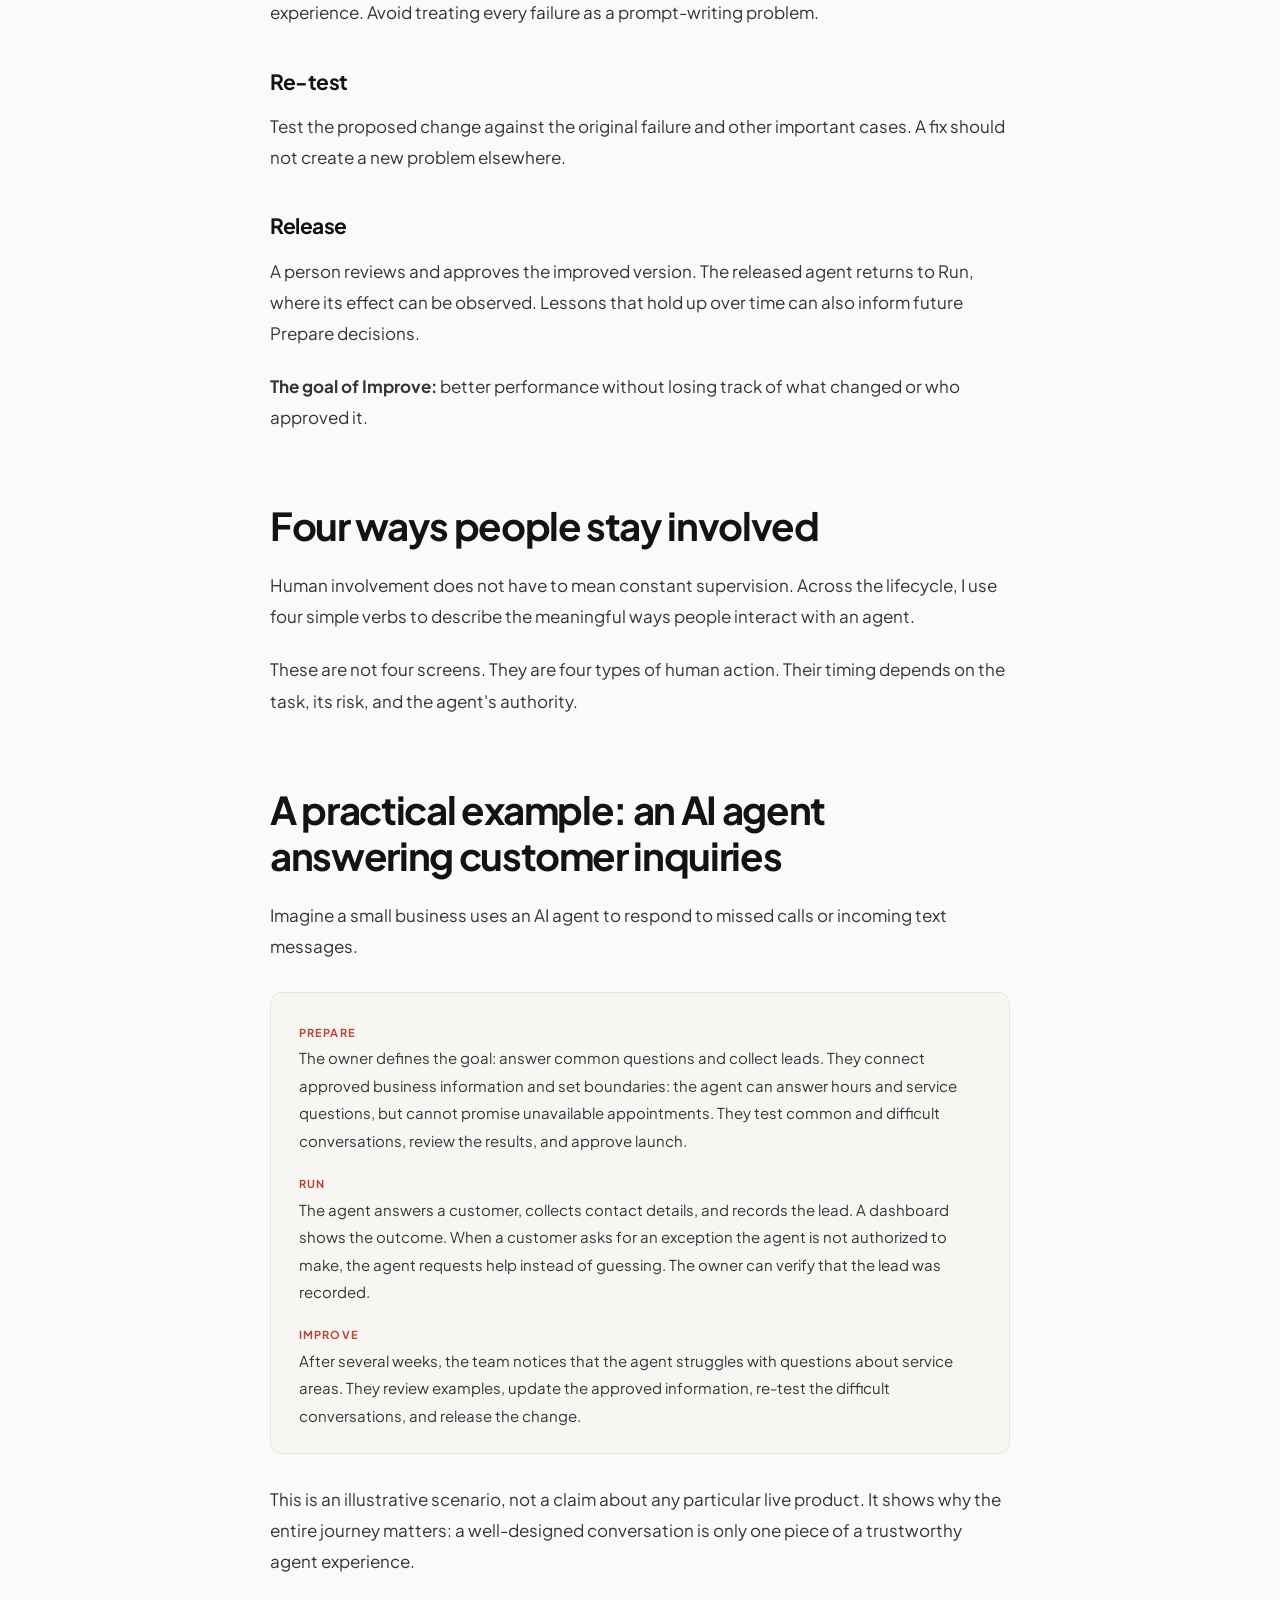
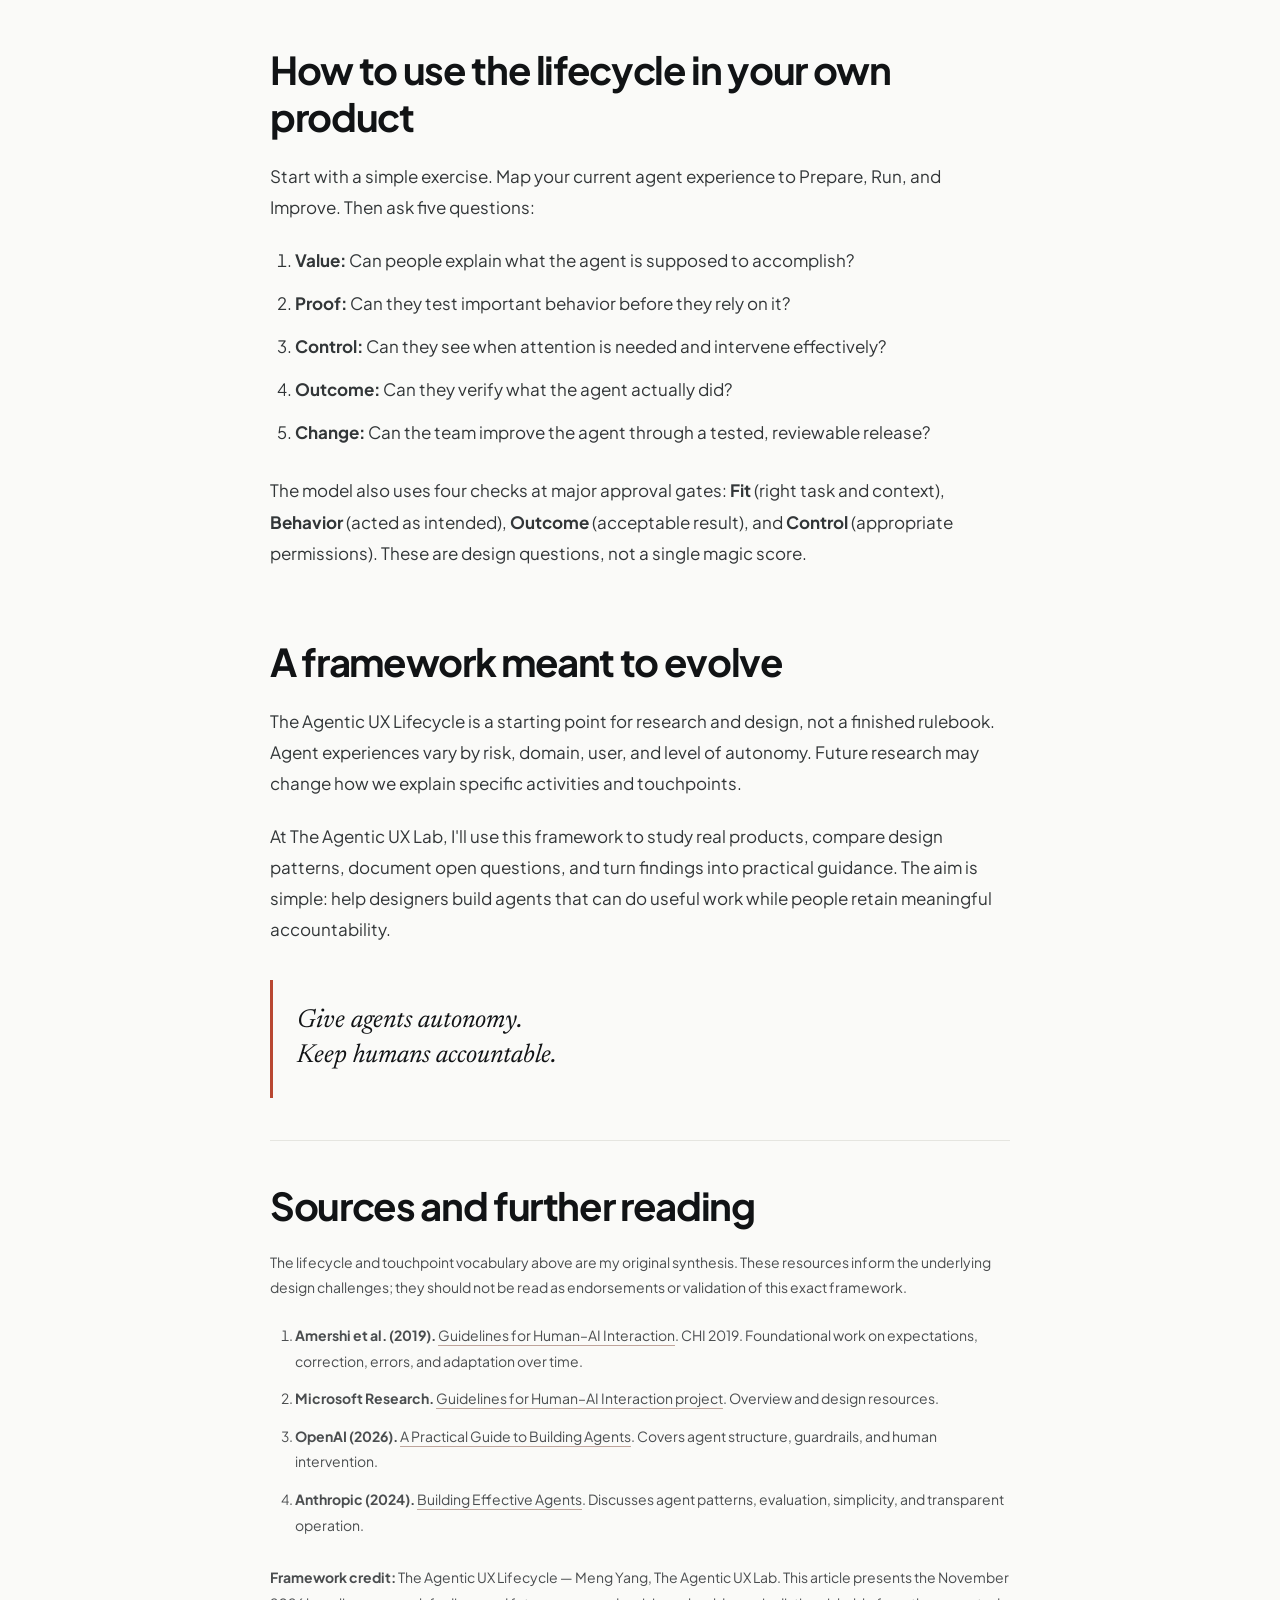
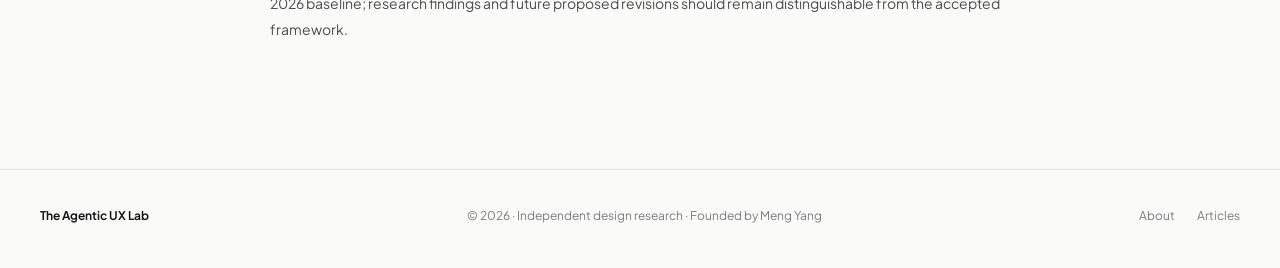
<file: articles/agentic-ux-lifecycle/index.html>
<!doctype html><html lang="en"><head><meta charset="utf-8"><meta name="viewport" content="width=device-width,initial-scale=1"><meta name="description" content="How to design agents across Prepare, Run, and Improve. Founding essay by Meng Yang."><meta name="theme-color" content="#FAFAF8"><link rel="icon" type="image/svg+xml" href="../../assets/images/favicon.svg"><link rel="preconnect" href="https://fonts.googleapis.com"><link rel="preconnect" href="https://fonts.gstatic.com" crossorigin><link href="https://fonts.googleapis.com/css2?family=Plus+Jakarta+Sans:wght@400;500;600;700&family=Newsreader:ital,opsz,wght@0,6..72,400;1,6..72,400&family=JetBrains+Mono:wght@400;500&display=swap" rel="stylesheet"><link rel="stylesheet" href="../../assets/css/design-tokens.css"><link rel="stylesheet" href="../../assets/css/site.css"><title>The Agentic UX Lifecycle — Article | The Agentic UX Lab</title></head><body id="top"><a class="skip-link" href="#main">Skip to content</a><div class="utility"><div class="wrap utility-inner"><div class="status"><span class="status-dot" aria-hidden="true"></span>Independent design research</div><span class="utility-right">THE AGENTIC UX LAB</span></div></div>
<header class="site-header"><div class="wrap nav"><a class="brand" href="../../index.html" aria-label="The Agentic UX Lab home"><span class="brandmark" aria-hidden="true"></span><span>The Agentic UX Lab</span></a><button type="button" class="mobile-toggle" aria-controls="navlinks" aria-expanded="false" id="menu-toggle">Menu</button><nav id="navlinks" class="navlinks" aria-label="Main navigation"><a href="../../framework/index.html">Framework</a><a href="../../articles/index.html" aria-current="page">Articles</a><a href="../../about/index.html">About</a><a href="../../index.html#dispatch" class="nav-cta">Subscribe</a></nav></div></header><main id="main"><section class="wrap article-hero"><a class="article-back" href="../index.html">Back to Articles</a><div class="overline">The founding framework · November 2026</div><h1>The Agentic UX Lifecycle: How to Design Agents Across <em style="font-family:var(--serif);font-weight:400;color:var(--accent)">Prepare, Run, and Improve.</em></h1><div class="article-meta"><span>By Meng Yang</span><span>Independent research</span><span>Foundational essay</span></div></section><article class="article-content"><p class="lead">AI agents don't just respond to requests. They can plan steps, use tools, and take actions on our behalf. That changes what we need to design.</p>
<p>With a traditional interface, a person often performs each step. With an AI agent, the person may set a goal and let the system do much of the work. But people still need to know what the agent can do, when to trust it, when to step in, and whether the result is correct.</p>
<p>Agentic UX is about designing that whole relationship—not just the chat screen or the agent's first response.</p>
<p>To make this easier to discuss and design, I've developed the <strong>Agentic UX Lifecycle</strong>: a practical framework organized around three phases.</p>
<figure><img class="article-diagram" src="../../assets/images/agentic-ux-lifecycle.svg" alt="Original Agentic UX Lifecycle framework by Meng Yang" loading="lazy"><figcaption>The Agentic UX Lifecycle · Original SVG by Meng Yang. <a href="../../framework/index.html">Explore the framework</a>.</figcaption></figure>
<p><strong>Prepare → Run → Improve.</strong> The model has one lifecycle and two different rhythms: Run continues as the agent works; Improve happens when evidence suggests something should change.</p>
<blockquote class="quote">Give agents autonomy.<br/>Keep humans accountable.</blockquote>
<h2>Why do we need a lifecycle for agents?</h2>
<p>AI agents create design questions that don't fit neatly into a single interaction. What should people approve before the agent starts? What can the agent do without asking? How should it report progress? What happens if it makes a mistake? And how can the system improve without changing behavior unexpectedly?</p>
<p>These are not entirely new problems. Microsoft's <a href="https://www.microsoft.com/en-us/research/project/guidelines-for-human-ai-interaction/">Guidelines for Human–AI Interaction</a> organize design guidance around early interaction, ongoing interaction, errors, and behavior over time. OpenAI's <a href="https://openai.com/business/guides-and-resources/a-practical-guide-to-building-ai-agents/">practical guide to building agents</a> emphasizes tool permissions, safeguards, and human intervention for risky actions. Anthropic's <a href="https://www.anthropic.com/research/building-effective-agents">Building Effective Agents</a> emphasizes simple designs, transparent behavior, and evaluation.</p>
<p>My lifecycle brings these concerns into one <em>UX journey</em>. It is an original synthesis and a working design tool, not a claim that every agent follows these steps in exactly the same way.</p>
<h2>1. Prepare: Make the agent ready to act</h2>
<p>Before an agent works on someone's behalf, people need to understand its job and boundaries—and have a way to see whether it behaves as expected.</p>
<h3>Define</h3>
<p>What outcome should the agent deliver? For whom? What is outside its job? A clear goal is more helpful than a long list of features.</p>
<h3>Configure</h3>
<p>Give the agent the information, tools, permissions, and boundaries it needs. Make important settings understandable and reviewable.</p>
<h3>Test</h3>
<p>Let people try realistic examples before relying on the agent. Show what worked, what failed, and what may need attention. A preview is useful; evidence that the agent behaves correctly is better.</p>
<h3>Launch</h3>
<p>A person approves the first production version. Launch is a decision point, not just a button. It should be clear what is being released and which actions are authorized.</p>
<p><strong>The goal of Prepare:</strong> a production-ready agent with a credible reason to trust its initial behavior.</p>
<h2>2. Run: Let the agent work without losing control</h2>
<p>Once the agent is live, the experience changes. People should not have to watch every small step. But they do need enough visibility to understand progress and respond when attention matters.</p>
<h3>Execute</h3>
<p>The agent carries out authorized work. It may select tools, take several steps, and adjust its path within defined limits.</p>
<h3>Monitor</h3>
<p>Show meaningful progress, blockers, and requests for attention. Avoid flooding people with raw logs or every internal step.</p>
<h3>Intervene</h3>
<p>When necessary, a person can approve a consequential action, redirect the agent, pause it, recover from a failure, or take over.</p>
<h3>Verify outcome</h3>
<p>Show what the agent actually completed and the evidence needed to judge the result. “Done” should not replace proof of an important action.</p>
<p><strong>The goal of Run:</strong> useful work completed with appropriate visibility and control.</p>
<h2>3. Improve: Turn real evidence into better behavior</h2>
<p>No agent will be perfect on day one. As it operates, failures, unusual cases, and feedback reveal opportunities to improve. But improvement should not mean changing a live agent without review.</p>
<h3>Evaluate</h3>
<p>Look across results, failures, user feedback, and patterns over time. This is different from checking one completed task.</p>
<h3>Adapt</h3>
<p>Diagnose why something failed, then change the relevant instructions, tools, rules, or experience. Avoid treating every failure as a prompt-writing problem.</p>
<h3>Re-test</h3>
<p>Test the proposed change against the original failure and other important cases. A fix should not create a new problem elsewhere.</p>
<h3>Release</h3>
<p>A person reviews and approves the improved version. The released agent returns to Run, where its effect can be observed. Lessons that hold up over time can also inform future Prepare decisions.</p>
<p><strong>The goal of Improve:</strong> better performance without losing track of what changed or who approved it.</p>
<h2>Four ways people stay involved</h2>
<p>Human involvement does not have to mean constant supervision. Across the lifecycle, I use four simple verbs to describe the meaningful ways people interact with an agent.</p>
<p>These are not four screens. They are four types of human action. Their timing depends on the task, its risk, and the agent's authority.</p>
<h2>A practical example: an AI agent answering customer inquiries</h2>
<p>Imagine a small business uses an AI agent to respond to missed calls or incoming text messages.</p>
<div class="example"><p><span class="label">Prepare</span><br/>The owner defines the goal: answer common questions and collect leads. They connect approved business information and set boundaries: the agent can answer hours and service questions, but cannot promise unavailable appointments. They test common and difficult conversations, review the results, and approve launch.</p><p><span class="label">Run</span><br/>The agent answers a customer, collects contact details, and records the lead. A dashboard shows the outcome. When a customer asks for an exception the agent is not authorized to make, the agent requests help instead of guessing. The owner can verify that the lead was recorded.</p><p><span class="label">Improve</span><br/>After several weeks, the team notices that the agent struggles with questions about service areas. They review examples, update the approved information, re-test the difficult conversations, and release the change.</p></div>
<p>This is an illustrative scenario, not a claim about any particular live product. It shows why the entire journey matters: a well-designed conversation is only one piece of a trustworthy agent experience.</p>
<h2>How to use the lifecycle in your own product</h2>
<p>Start with a simple exercise. Map your current agent experience to Prepare, Run, and Improve. Then ask five questions:</p>
<ol><li><strong>Value:</strong> Can people explain what the agent is supposed to accomplish?</li><li><strong>Proof:</strong> Can they test important behavior before they rely on it?</li><li><strong>Control:</strong> Can they see when attention is needed and intervene effectively?</li><li><strong>Outcome:</strong> Can they verify what the agent actually did?</li><li><strong>Change:</strong> Can the team improve the agent through a tested, reviewable release?</li></ol>
<p>The model also uses four checks at major approval gates: <strong>Fit</strong> (right task and context), <strong>Behavior</strong> (acted as intended), <strong>Outcome</strong> (acceptable result), and <strong>Control</strong> (appropriate permissions). These are design questions, not a single magic score.</p>
<h2>A framework meant to evolve</h2>
<p>The Agentic UX Lifecycle is a starting point for research and design, not a finished rulebook. Agent experiences vary by risk, domain, user, and level of autonomy. Future research may change how we explain specific activities and touchpoints.</p>
<p>At The Agentic UX Lab, I'll use this framework to study real products, compare design patterns, document open questions, and turn findings into practical guidance. The aim is simple: help designers build agents that can do useful work while people retain meaningful accountability.</p>
<blockquote class="quote">Give agents autonomy.<br/>Keep humans accountable.</blockquote>
<hr class="divider"/>
<h2 style="margin-top:25px">Sources and further reading</h2>
<p class="refs">The lifecycle and touchpoint vocabulary above are my original synthesis. These resources inform the underlying design challenges; they should not be read as endorsements or validation of this exact framework.</p>
<ol class="refs"><li><strong>Amershi et al. (2019).</strong> <a href="https://doi.org/10.1145/3290605.3300233">Guidelines for Human–AI Interaction</a>. CHI 2019. Foundational work on expectations, correction, errors, and adaptation over time.</li><li><strong>Microsoft Research.</strong> <a href="https://www.microsoft.com/en-us/research/project/guidelines-for-human-ai-interaction/">Guidelines for Human–AI Interaction project</a>. Overview and design resources.</li><li><strong>OpenAI (2026).</strong> <a href="https://openai.com/business/guides-and-resources/a-practical-guide-to-building-ai-agents/">A Practical Guide to Building Agents</a>. Covers agent structure, guardrails, and human intervention.</li><li><strong>Anthropic (2024).</strong> <a href="https://www.anthropic.com/research/building-effective-agents">Building Effective Agents</a>. Discusses agent patterns, evaluation, simplicity, and transparent operation.</li></ol>
<p class="refs"><strong>Framework credit:</strong> The Agentic UX Lifecycle — Meng Yang, The Agentic UX Lab. This article presents the November 2026 baseline; research findings and future proposed revisions should remain distinguishable from the accepted framework.</p></article></main><footer class="footer"><div class="wrap footer-inner"><div class="footer-brand">The Agentic UX Lab</div><span>© 2026 · Independent design research · Founded by Meng Yang</span><div class="footer-links"><a href="../../about/index.html">About</a><a href="../../articles/index.html">Articles</a></div></div></footer><script src="../../assets/js/site.js" defer></script></body></html>
</file>
<file: assets/css/design-tokens.css>
:root{
 --bg:#FAFAF8;--surface:#FFFFFF;--surface-subtle:#F4F4F1;--ink:#111315;--ink-secondary:#4A4D4F;--ink-muted:#797D81;
 --line:#E5E5E0;--line-subtle:#ECECE7;--accent:#B84732;--accent-hover:#9E3A27;--accent-soft:#FBF0ED;
 --sans:'Plus Jakarta Sans',-apple-system,BlinkMacSystemFont,'Segoe UI',sans-serif;
 --serif:'Newsreader',Georgia,serif;--mono:'JetBrains Mono',monospace;
 --shadow-sm:0 1px 2px rgba(17,19,21,.04);--shadow-md:0 4px 16px -2px rgba(17,19,21,.06),0 2px 6px -1px rgba(17,19,21,.03);
}

:root {
  --space-1: 4px;
  --space-2: 8px;
  --space-3: 12px;
  --space-4: 16px;
  --space-6: 24px;
  --space-8: 32px;
  --space-12: 48px;
  --space-16: 64px;
  --radius-sm: 8px;
  --radius-md: 12px;
  --radius-lg: 17px;
  --content-width: 1200px;
  --reading-width: 740px;
  --dark-panel: #1E2021;
}
</file>
<file: assets/css/site.css>
*,*::before,*::after{box-sizing:border-box}html{scroll-behavior:smooth}body{margin:0;background:var(--bg);color:var(--ink);font-family:var(--sans);line-height:1.55;-webkit-font-smoothing:antialiased}
a{color:inherit;text-decoration:none}a:hover{color:var(--accent)}a:focus-visible,button:focus-visible{outline:3px solid var(--accent);outline-offset:3px}
button{font:inherit;cursor:pointer} .wrap{width:min(1200px,calc(100% - 64px));margin-inline:auto}
.utility{border-bottom:1px solid var(--line-subtle);background:var(--surface);color:var(--ink-secondary);font-size:12px}
.utility-inner{min-height:36px;display:flex;align-items:center;justify-content:space-between;gap:18px}
.status{display:flex;align-items:center;gap:9px}.status-dot{width:6px;height:6px;border-radius:100%;background:#22AE80;box-shadow:0 0 0 3px #E3F5ED}
.utility-right{font:11px var(--mono);color:var(--ink-muted)}
.site-header{position:sticky;top:0;z-index:20;backdrop-filter:blur(16px);background:rgba(250,250,248,.94);border-bottom:1px solid var(--line)}
.nav{height:76px;display:flex;justify-content:space-between;align-items:center;gap:20px}
.brand{display:inline-flex;align-items:center;gap:13px;font-size:18px;font-weight:700;letter-spacing:-.045em;white-space:nowrap}
.brandmark{position:relative;width:32px;height:32px;display:grid;place-items:center;border-radius:50%;border:1.5px solid var(--line);background:linear-gradient(135deg,#fff,#f4f4f1);box-shadow:var(--shadow-sm)}
.brandmark::before{content:'';width:11px;height:11px;border-radius:50%;background:var(--accent);box-shadow:0 2px 6px #b8473240}
.brandmark::after{content:'';width:6px;height:6px;border-radius:50%;background:var(--ink);position:absolute;right:3px;top:3px;border:1px solid var(--bg)}
.navlinks{display:flex;align-items:center;gap:32px;font-size:13.5px;font-weight:550;color:var(--ink-secondary)}
.navlinks a:not(.nav-cta){padding:12px 0;position:relative}.navlinks a[aria-current=page]{color:var(--ink);font-weight:700}
.navlinks a[aria-current=page]::after{content:'';height:2px;background:var(--accent);position:absolute;left:0;right:0;bottom:3px;border-radius:1px}
.nav-cta{background:var(--ink);color:#fff;border-radius:100px;padding:9px 17px;font-size:13px;font-weight:650;transition:background .18s}
.nav-cta:hover{color:#fff;background:var(--accent)}.mobile-toggle{display:none;background:#fff;border:1px solid var(--line);padding:8px 11px;border-radius:9px;font-size:13px;color:var(--ink)}
.hero{padding:94px 0 82px}.eyebrow-row{display:flex;align-items:center;gap:12px;margin-bottom:23px}.eyebrow{font-size:11px;text-transform:uppercase;letter-spacing:.11em;font-weight:700;color:var(--accent);border:1px solid #EED4CC;background:var(--accent-soft);border-radius:100px;padding:5px 13px}
.hero-kicker{font:11px var(--mono);color:var(--ink-muted)}
.hero h1{max-width:1100px;margin:0 0 30px;font-size:clamp(50px,6.25vw,91px);line-height:1.06;font-weight:700;letter-spacing:-.052em}
.hero h1 em,.about-hero h1 em{font-family:var(--serif);font-weight:400;letter-spacing:-.028em;color:var(--accent)}
.hero-bottom{display:grid;grid-template-columns:1.08fr .92fr;align-items:end;gap:66px}
.hero-subtitle{max-width:600px;font-size:19px;line-height:1.65;color:var(--ink-secondary);font-weight:400;margin:0}
.hero-metrics{border-left:1px solid var(--line);padding-left:40px;display:flex;gap:27px;justify-content:space-between;max-width:510px;margin-left:auto;width:100%}
.metric{flex:1;min-width:0;text-align:center}
.metric strong{font-size:28px;letter-spacing:-.045em;line-height:1.2;display:block;color:var(--ink)}.metric span{font-size:10.5px;text-transform:uppercase;letter-spacing:.06em;font-weight:600;color:var(--ink-muted);display:block;margin-top:8px;white-space:nowrap}
.framework-section{background:var(--surface);border-block:1px solid var(--line);padding:69px 0 83px}
.section-header{display:flex;align-items:end;justify-content:space-between;gap:24px;margin-bottom:31px}
.section-header h2{font-size:29px;letter-spacing:-.035em;line-height:1.18;margin:17px 0 7px}.section-header p{font-size:15px;color:var(--ink-secondary);margin:0;max-width:580px}
.phase-note{font:11px var(--mono);color:var(--ink-muted);white-space:nowrap;padding-bottom:5px}
.diagram-shell{border:1px solid var(--line);border-radius:16px;overflow:hidden;background:#F4F5F8;box-shadow:var(--shadow-md)}
.diagram-toolbar{background:#fff;border-bottom:1px solid var(--line-subtle);padding:14px 20px;display:flex;justify-content:space-between;align-items:center;gap:10px;min-height:49px}
.diagram-label{font:11px var(--mono);color:var(--ink-secondary);letter-spacing:.025em}.diagram-toolbar small{font:11px var(--mono);color:var(--ink-muted)}
.diagram-viewport{overflow-x:auto;overflow-y:hidden;scrollbar-color:#cbd0d8 #f4f5f8}.original-svg{display:block;width:100%;height:auto;cursor:zoom-in;user-select:none}
.mobile-swipe{display:none;font:11px var(--mono);color:var(--ink-muted);margin-top:10px}
.writing{padding:88px 0 86px}.writing-head{display:flex;justify-content:space-between;align-items:end;border-bottom:1px solid var(--line);padding-bottom:17px;margin-bottom:7px}
.writing h2{font-size:clamp(31px,3.3vw,45px);line-height:1.2;letter-spacing:-.048em;margin:0;font-weight:700}
.section-index{font:11px var(--mono);color:var(--ink-muted)}
.article-item{display:grid;grid-template-columns:50px minmax(0,1fr) auto;gap:32px;align-items:center;padding:34px 20px;margin:0 -20px;border:1px solid transparent;border-radius:12px;transition:background .2s,border-color .2s,transform .2s}
.article-item:hover{background:var(--surface);border-color:var(--line);transform:translateX(3px)}.article-num{font:italic 27px var(--serif);color:var(--accent)}
.article-item h3{font-size:clamp(22px,2.45vw,32px);line-height:1.23;letter-spacing:-.035em;font-weight:650;margin:0 0 12px;max-width:880px}.article-item:hover h3{color:var(--accent)}
.article-meta{font-size:12px;color:var(--ink-muted);display:flex;align-items:center;gap:12px}.article-type{color:var(--accent);font-weight:650}.article-trailing{border:1px solid var(--line);border-radius:30px;padding:8px 14px;color:var(--ink-secondary);font-size:12px;white-space:nowrap}
.dispatch{margin:14px 0 90px;border-radius:17px;background:#1E2021;color:#fff;padding:46px 48px;display:grid;grid-template-columns:1fr auto;gap:32px;align-items:center}
.dispatch .tiny{font:11px var(--mono);color:#D9AFA6;margin-bottom:11px;text-transform:uppercase;letter-spacing:.07em}
.dispatch h2{font-size:29px;letter-spacing:-.035em;line-height:1.17;margin:0 0 8px}.dispatch p{font-size:14px;color:#BBC0C2;margin:0;max-width:510px}.dispatch-state{color:#F2E2DE;border:1px solid #505457;border-radius:100px;padding:11px 18px;font-size:12px;white-space:nowrap}
.footer{border-top:1px solid var(--line);padding:37px 0 42px;font-size:12px;color:var(--ink-muted)}.footer-inner{display:flex;justify-content:space-between;gap:15px;align-items:center}.footer-brand{font-weight:650;color:var(--ink)}.footer-links{display:flex;gap:22px}
/* About */
.about-hero{padding:96px 0 78px}.about-hero h1{max-width:1060px;font-size:clamp(48px,5.8vw,81px);letter-spacing:-.05em;line-height:1.1;margin:22px 0 0}
.about-statement{background:var(--surface);border-block:1px solid var(--line);padding:83px 0}.about-layout{display:grid;grid-template-columns:.8fr 1.5fr;gap:110px}.about-label{color:var(--accent);font:11px var(--mono);letter-spacing:.08em;text-transform:uppercase;padding-top:9px}
.about-intro{font-size:clamp(22px,2.2vw,30px);line-height:1.43;letter-spacing:-.025em;margin:0 0 24px}.about-body{max-width:700px;color:var(--ink-secondary);line-height:1.77;font-size:16px;margin:0}
.about-values{padding:80px 0 82px}.about-values h2{font-size:40px;letter-spacing:-.05em;margin:0 0 40px}.value-grid{display:grid;grid-template-columns:repeat(3,1fr);gap:34px}
.value{padding-top:20px;border-top:1px solid #CBCBC5}.value h3{margin:0 0 8px;font-size:19px;letter-spacing:-.02em}.value p{color:var(--ink-secondary);line-height:1.7;font-size:14px;margin:0}
.author-strip{background:var(--accent-soft);border-top:1px solid #F0D7CF;padding:65px 0}.author-layout{display:grid;grid-template-columns:.85fr 1.45fr;gap:85px}.author-strip h2{font-size:35px;margin:0;letter-spacing:-.035em}.author-strip p{max-width:640px;line-height:1.7;margin:0 0 14px;font-size:16px;color:var(--ink-secondary)}.author-strip a{border-bottom:1px solid var(--accent);color:var(--accent);font-weight:600}
/* modal */
dialog{border:1px solid #ddd;border-radius:14px;width:min(98vw,1720px);height:min(94vh,1100px);max-width:none;max-height:none;background:#f4f5f8;padding:0;box-shadow:0 24px 90px #14151555}
dialog::backdrop{background:rgba(20,20,20,.7)}.modal-head{display:flex;align-items:center;justify-content:space-between;background:#fff;padding:14px 18px;border-bottom:1px solid var(--line)}.modal-head strong{font-size:13px}.modal-close{border:1px solid var(--line);border-radius:100px;background:var(--bg);color:var(--ink);padding:7px 15px;font-size:12px}.modal-scroll{overflow:auto;height:calc(100% - 61px)}.modal-scroll img{display:block;max-width:none;width:max(1200px,100%);height:auto}
@media(max-width:920px){.hero{padding:79px 0 68px}.hero-bottom{grid-template-columns:1fr;gap:28px}.hero-metrics{max-width:none;margin-left:0;justify-content:start;border:0;border-top:1px solid var(--line);padding:23px 0 0;gap:60px}.section-header{align-items:start;flex-direction:column;gap:8px}.dispatch{grid-template-columns:1fr}.about-layout,.author-layout{gap:50px}}
@media(max-width:650px){.wrap{width:calc(100% - 38px)}.utility{font-size:10px}.utility-right{display:none}.nav{height:66px}.brand{font-size:15px;gap:9px}.brandmark{width:27px;height:27px}.mobile-toggle{display:block}.navlinks{display:none;position:absolute;top:66px;left:0;right:0;padding:15px 19px 22px;background:var(--surface);border-bottom:1px solid var(--line);box-shadow:0 12px 25px #11131510;flex-direction:column;align-items:stretch;gap:0}.navlinks.open{display:flex}.navlinks a{padding:11px 6px!important}.nav-cta{margin-top:6px;text-align:center;padding:11px 18px!important}.navlinks a[aria-current=page]::after{display:none}
.hero{padding:65px 0 62px}.eyebrow-row{margin-bottom:19px}.hero-kicker{display:none}.hero h1{font-size:clamp(46px,10.8vw,66px);letter-spacing:-.055em;margin-bottom:22px}.hero-subtitle{font-size:16px}.hero-metrics{gap:0;justify-content:space-between}.metric strong{font-size:22px}.metric span{font-size:9px;max-width:103px;white-space:normal;line-height:1.3}
.framework-section{padding:49px 0 59px}.section-header h2{font-size:25px}.section-header p{font-size:14px}.phase-note{display:none}.diagram-toolbar{padding:12px}.diagram-label{font-size:9px}.diagram-toolbar small{font-size:10px}.diagram-viewport img{min-width:770px;width:770px;max-width:none}.mobile-swipe{display:block}
.writing{padding:65px 0 60px}.writing h2{font-size:32px}.article-item{grid-template-columns:30px 1fr;gap:11px;padding:24px 7px;margin:0 -7px}.article-num{font-size:23px}.article-item h3{font-size:22px}.article-trailing{display:none}.dispatch{padding:31px 26px;margin:0 0 65px}.dispatch h2{font-size:26px}.dispatch-state{width:max-content}.footer-inner{flex-direction:column;align-items:start}.footer-links{gap:20px}
.about-hero{padding:72px 0 63px}.about-hero h1{font-size:clamp(45px,10vw,62px)}.about-statement{padding:58px 0}.about-layout,.author-layout{grid-template-columns:1fr;gap:25px}.about-intro{font-size:23px}.about-values{padding:61px 0}.about-values h2{font-size:31px}.value-grid{grid-template-columns:1fr;gap:24px}.value{padding-top:17px}.author-strip{padding:50px 0}.author-strip h2{font-size:29px}}
@media(prefers-reduced-motion:reduce){html{scroll-behavior:auto}*{transition:none!important;animation:none!important}}

/* Page-level primitives. See DESIGN_SYSTEM.md before extending. */
.skip-link{position:absolute;left:12px;top:-70px;background:var(--ink);color:#fff;padding:10px 14px;border-radius:8px;z-index:100}
.skip-link:focus{top:8px;color:#fff}
.page-hero{padding:93px 0 70px}
.page-hero .eyebrow{display:inline-flex;margin-bottom:22px}
.page-hero h1{max-width:1000px;font-size:clamp(48px,5.9vw,82px);line-height:1.08;letter-spacing:-.052em;margin:0 0 20px}
.page-hero h1 em{font-family:var(--serif);font-weight:400;color:var(--accent)}
.page-hero .lede{font-size:clamp(17px,1.55vw,21px);line-height:1.65;color:var(--ink-secondary);max-width:820px}
.eyebrow-minimal{font:11px var(--mono);letter-spacing:.05em;text-transform:uppercase;color:var(--accent)}
.content-panel{background:var(--surface);border-top:1px solid var(--line);border-bottom:1px solid var(--line);padding:72px 0 85px}
.overline{font:11px var(--mono);letter-spacing:.08em;text-transform:uppercase;color:var(--accent)}
.section-heading{font-size:clamp(29px,3.5vw,44px);letter-spacing:-.04em;line-height:1.18;margin:12px 0 14px}
.text-secondary{color:var(--ink-secondary)}
.text-muted{color:var(--ink-muted)}
.content-intro{font-size:16px;color:var(--ink-secondary);line-height:1.7;max-width:750px;margin-bottom:31px}
.diagram-shell .original-svg{cursor:zoom-in}
.diagram-shell .original-svg:focus-visible{outline:4px solid var(--accent);outline-offset:-4px}
.framework-guide{padding:80px 0 100px}
.phase-grid{display:grid;grid-template-columns:repeat(3,minmax(0,1fr));gap:22px}
.phase-guide{border-top:2px solid var(--line);padding-top:22px}
.phase-guide:nth-child(1){border-top-color:#6188DB}
.phase-guide:nth-child(2){border-top-color:#45A68B}
.phase-guide:nth-child(3){border-top-color:#AA8BD2}
.phase-guide h3{font-size:23px;margin:7px 0 10px;letter-spacing:-.025em}
.phase-guide p{font-size:14px;line-height:1.7;color:var(--ink-secondary);margin:0 0 16px}
.stage-sequence{display:flex;flex-wrap:wrap;gap:7px;list-style:none;padding:0;margin:17px 0}
.stage-sequence li{padding:6px 10px;background:#fff;border:1px solid var(--line);border-radius:6px;font-size:11px;font-weight:600}
.phase-detail{font-size:12.5px!important;color:var(--ink-muted)!important}
.touchpoint-bar{margin-top:60px;border-top:1px solid var(--line);padding-top:30px;display:grid;grid-template-columns:.8fr 1.2fr;gap:40px;align-items:start}
.touchpoint-bar h3{font-size:25px;letter-spacing:-.035em;margin:0}
.touchpoint-list{display:flex;flex-wrap:wrap;gap:12px;list-style:none;padding:0;margin:0}
.touchpoint-list li{background:#fff;border:1px solid var(--line);padding:12px 20px;border-radius:999px;font-size:13px;font-weight:600}
.approval-note{margin-top:36px;padding:22px 26px;background:var(--accent-soft);border-left:3px solid var(--accent);line-height:1.7;font-size:14px;color:var(--ink-secondary)}
.approval-note strong{color:var(--ink)}
.writing-landing{padding:60px 0 110px}
.writing-landing .article-item{border-top:1px solid var(--line);border-radius:0}

.article-back{display:inline-block;margin-bottom:26px;padding-bottom:4px;border-bottom:1px solid var(--line);font-size:13px;font-weight:600;color:var(--ink-secondary);transition:color .15s ease,border-color .15s ease}
.article-back:hover,.article-back:focus-visible{color:var(--accent);border-color:var(--accent)}
.article-hero{padding:90px 0 48px}
.article-hero .article-meta{margin-top:18px}
.article-hero h1{font-size:clamp(42px,5.2vw,73px);max-width:1100px;line-height:1.11;letter-spacing:-.048em;margin:18px 0 20px}
.article-content{max-width:var(--reading-width);margin:0 auto;padding:0 0 105px;font-size:17px;line-height:1.83;color:#323638}
.article-content p{margin:0 0 22px}
.article-content .lead{font-size:21px;line-height:1.65;color:var(--ink)}
.article-content h2{font-size:clamp(30px,3vw,40px);line-height:1.2;letter-spacing:-.035em;color:var(--ink);margin:70px 0 21px}
.article-content h3{font-size:21px;letter-spacing:-.02em;color:var(--ink);margin:34px 0 10px}
.article-content a{text-decoration:underline;text-decoration-color:#BFA49B;text-underline-offset:4px}
.article-content a:hover{color:var(--accent)}
.article-content ul,.article-content ol{padding-left:25px;margin:0 0 27px}
.article-content li{margin:0 0 12px}
.article-content blockquote{padding:24px 0 24px 24px;border-left:3px solid var(--accent);margin:34px 0;color:var(--ink);font-size:26px;line-height:1.35;font-family:var(--serif);font-style:italic}
.article-content .refs{font-size:14px;color:var(--ink-secondary)}
.article-content .example{padding:24px 28px;background:#F7F6F3;border:1px solid var(--line);border-radius:12px;margin:30px 0}
.article-content .example p{font-size:15px;margin-bottom:14px}
.article-content .example p:last-child{margin-bottom:0}
.article-content .example .label{font-weight:700;color:var(--accent);text-transform:uppercase;font-size:11px;letter-spacing:.1em}
.article-content .divider{border:0;border-top:1px solid var(--line);margin:42px 0}
.article-content figure{margin:30px 0 40px}
.article-content .article-diagram{display:block;width:100%;height:auto;border:1px solid var(--line);border-radius:10px;background:#F4F5F8}
.article-content figcaption{font-size:12px;color:var(--ink-muted);line-height:1.5;margin-top:10px}
.article-note{font-size:13px;color:var(--ink-muted);margin:30px 0}
.styleguide{padding:75px 0 120px}
.styleguide h2{font-size:29px;letter-spacing:-.035em;margin:55px 0 22px}
.styleguide h3{font-size:19px;margin:20px 0}
.token-grid{display:grid;grid-template-columns:repeat(4,minmax(0,1fr));gap:18px}
.token-card{border:1px solid var(--line);border-radius:12px;overflow:hidden;background:#fff}
.token-swatch{height:90px;border-bottom:1px solid var(--line)}
.token-label{padding:13px 15px;font-size:13px;font-weight:700}
.token-code{display:block;color:var(--ink-muted);font:11px var(--mono);margin-top:6px}
.type-sample{padding:25px 0;border-bottom:1px solid var(--line)}
.btn-main{display:inline-flex;align-items:center;justify-content:center;background:var(--ink);color:#fff;border-radius:100px;padding:11px 20px;font-size:13px;font-weight:650;transition:background .2s}
.btn-main:hover{background:var(--accent);color:#fff}
.btn-outline{display:inline-flex;align-items:center;justify-content:center;border:1px solid var(--line);border-radius:100px;padding:11px 20px;font-size:13px;font-weight:650;background:#fff}
.btn-outline:hover{color:var(--accent);border-color:var(--accent)}
.utility-dot{color:var(--accent)}
@media(max-width:920px){.phase-grid{grid-template-columns:1fr;gap:30px}.touchpoint-bar{grid-template-columns:1fr;gap:17px}}
@media(max-width:650px){.page-hero{padding:64px 0 47px}.page-hero h1{font-size:46px}.framework-guide{padding:55px 0 75px}.content-panel{padding:45px 0 60px}.token-grid{grid-template-columns:repeat(2,minmax(0,1fr))}.article-hero{padding:67px 0 34px}.article-hero h1{font-size:42px}.article-content{padding:0 19px 80px;font-size:16px}.article-content .lead{font-size:18px}.article-content h2{margin-top:55px;font-size:30px}.article-content h3{font-size:20px}}
</file>
